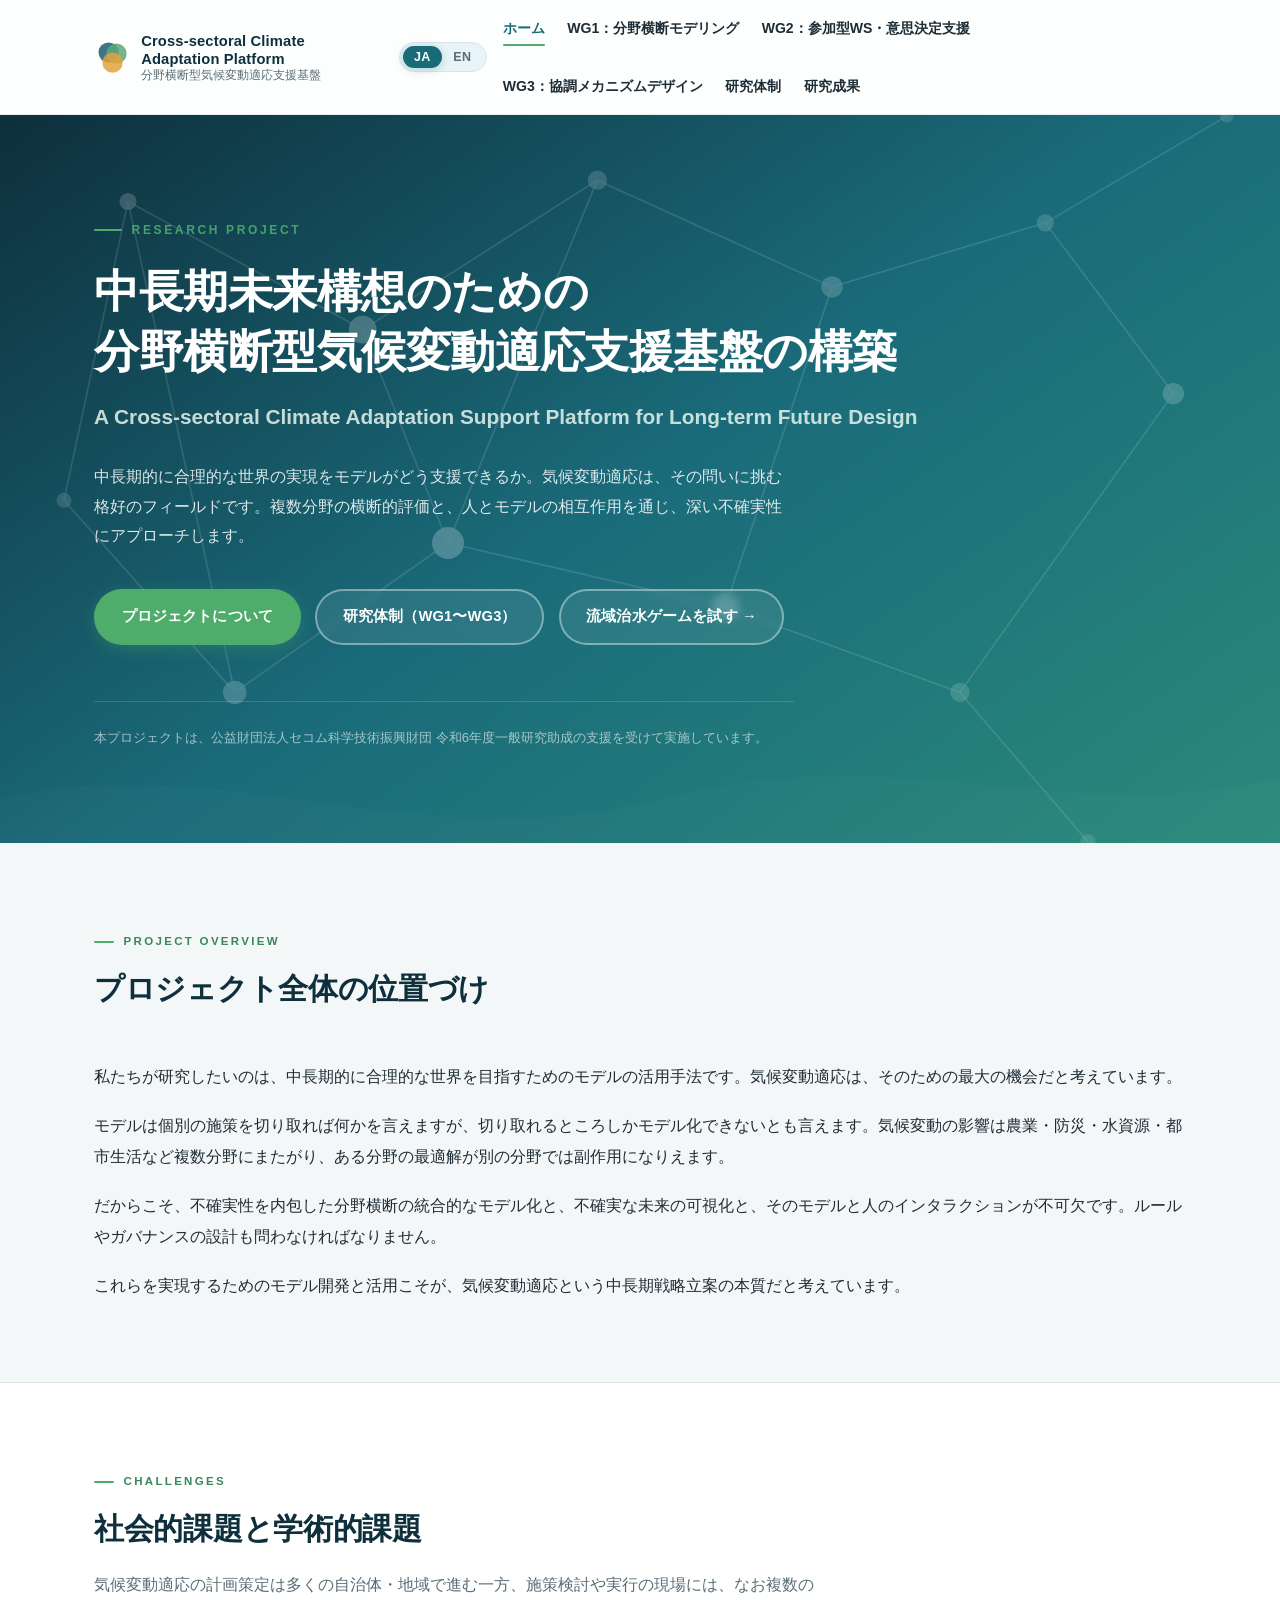
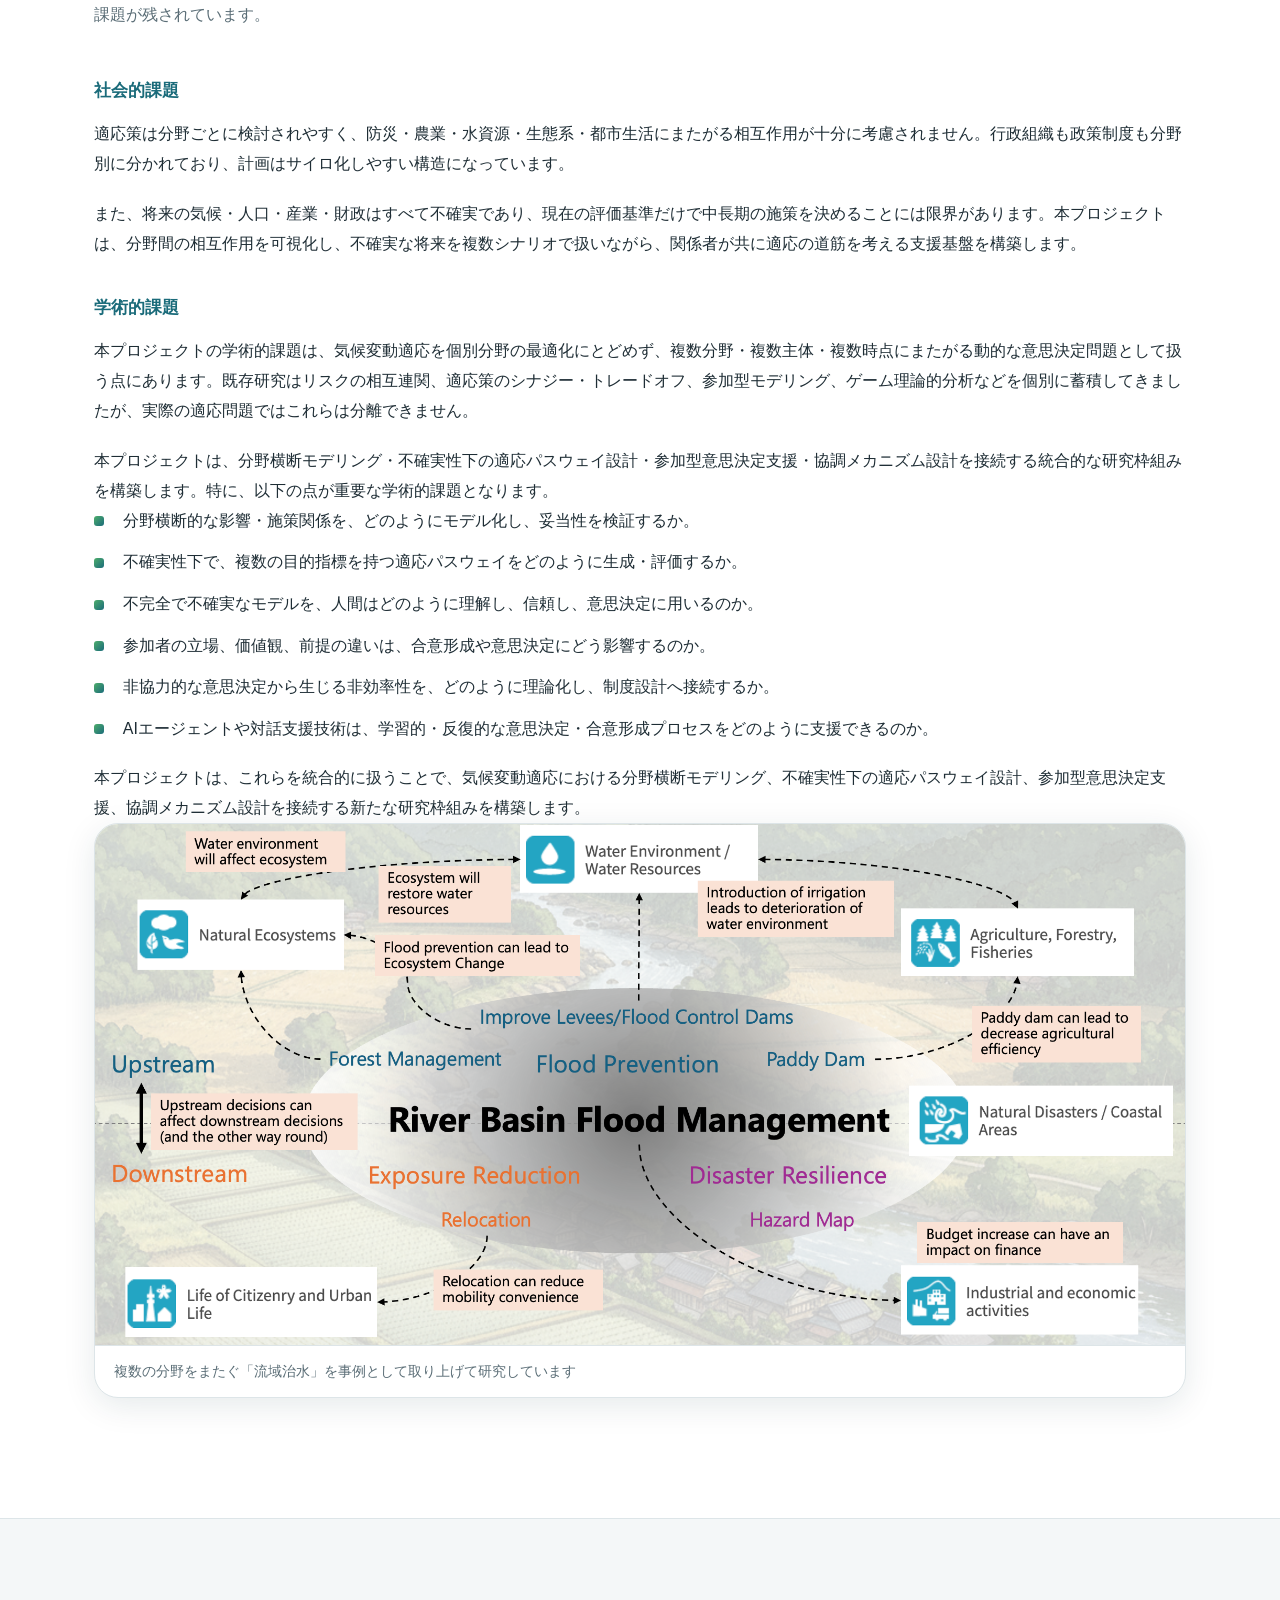
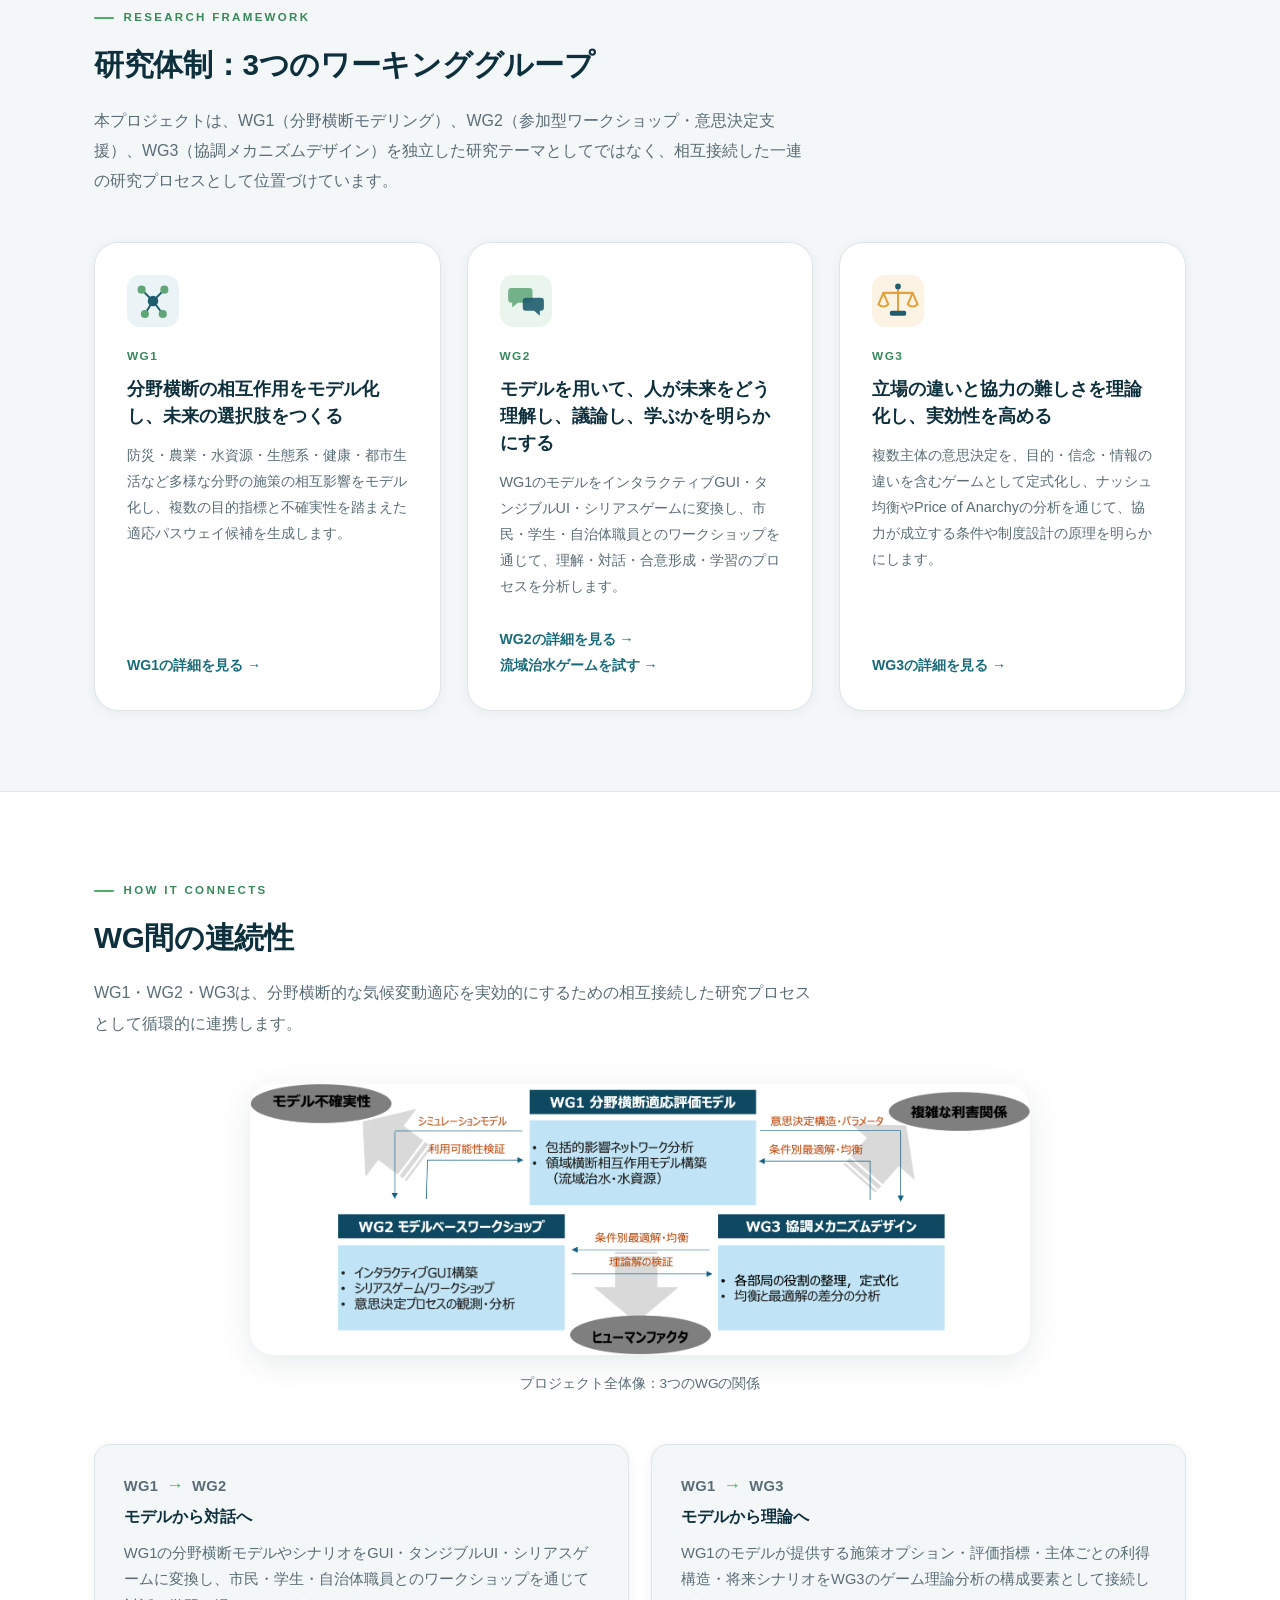
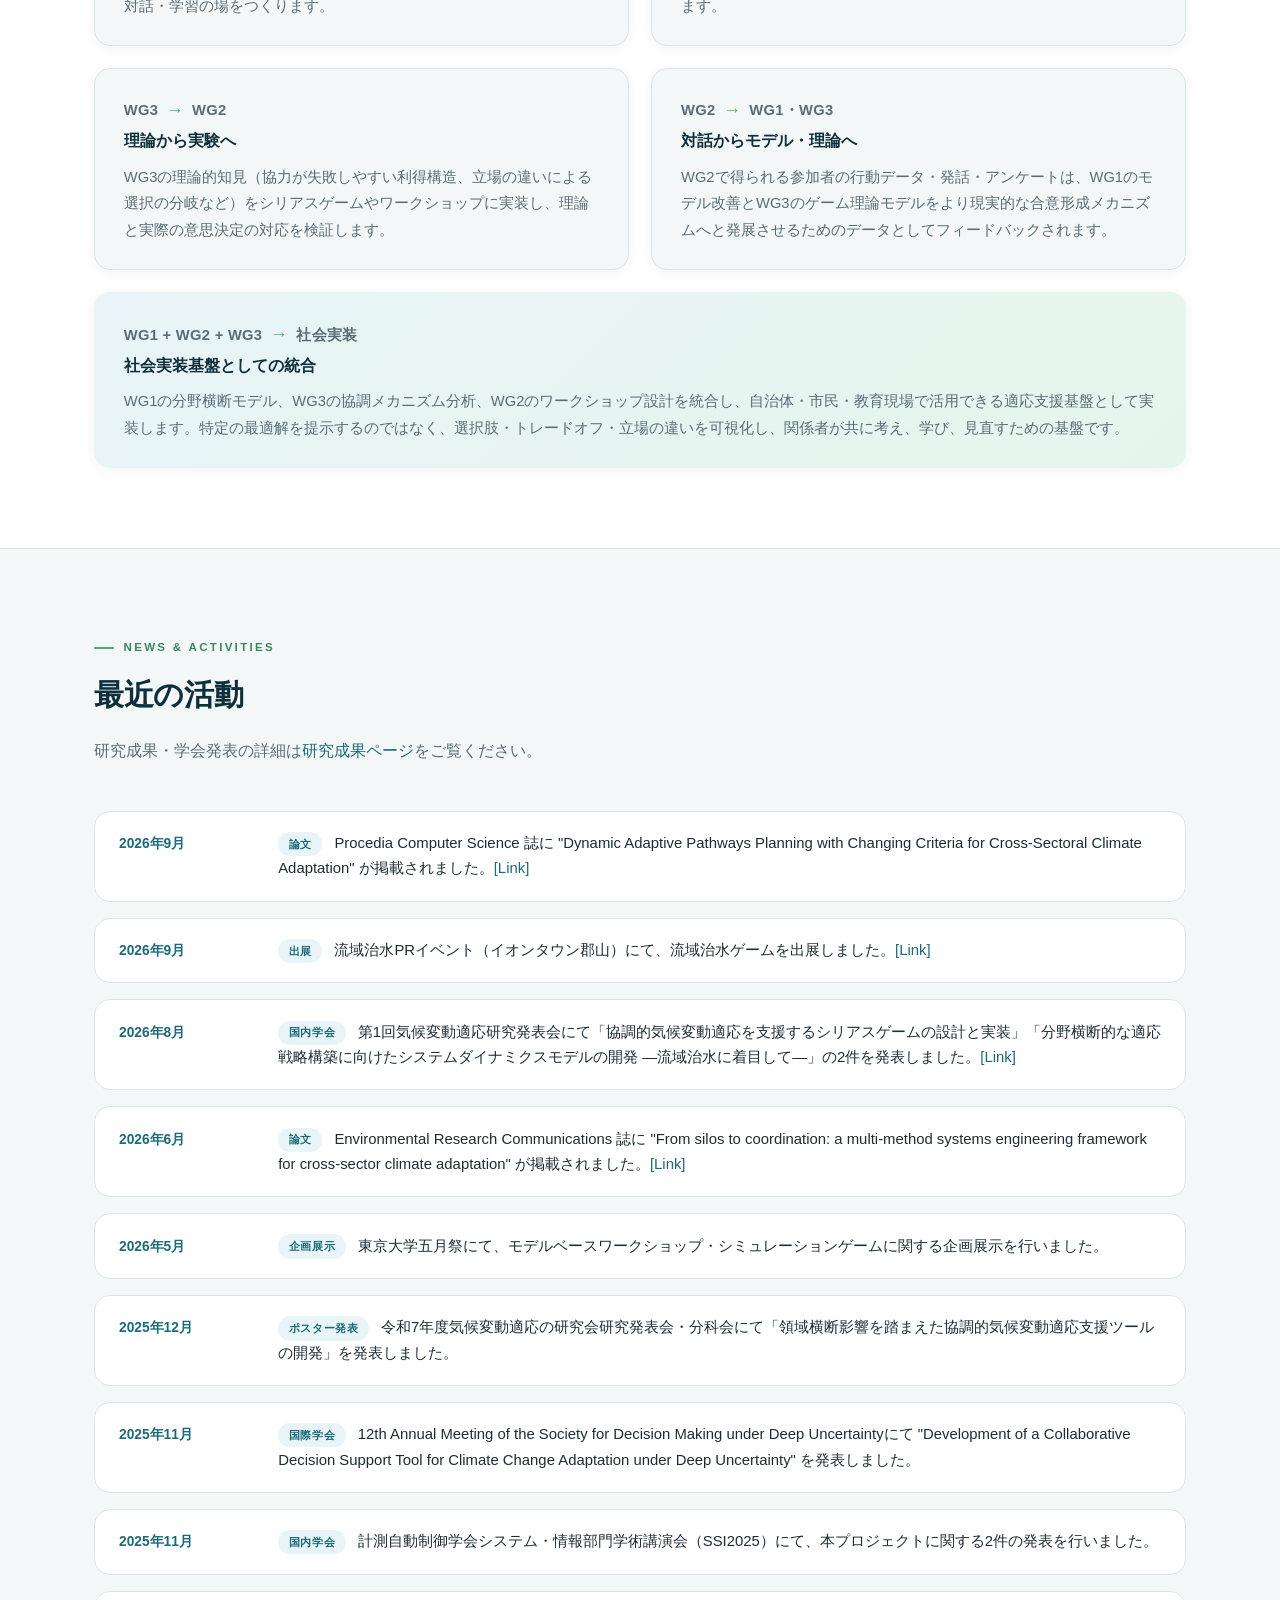
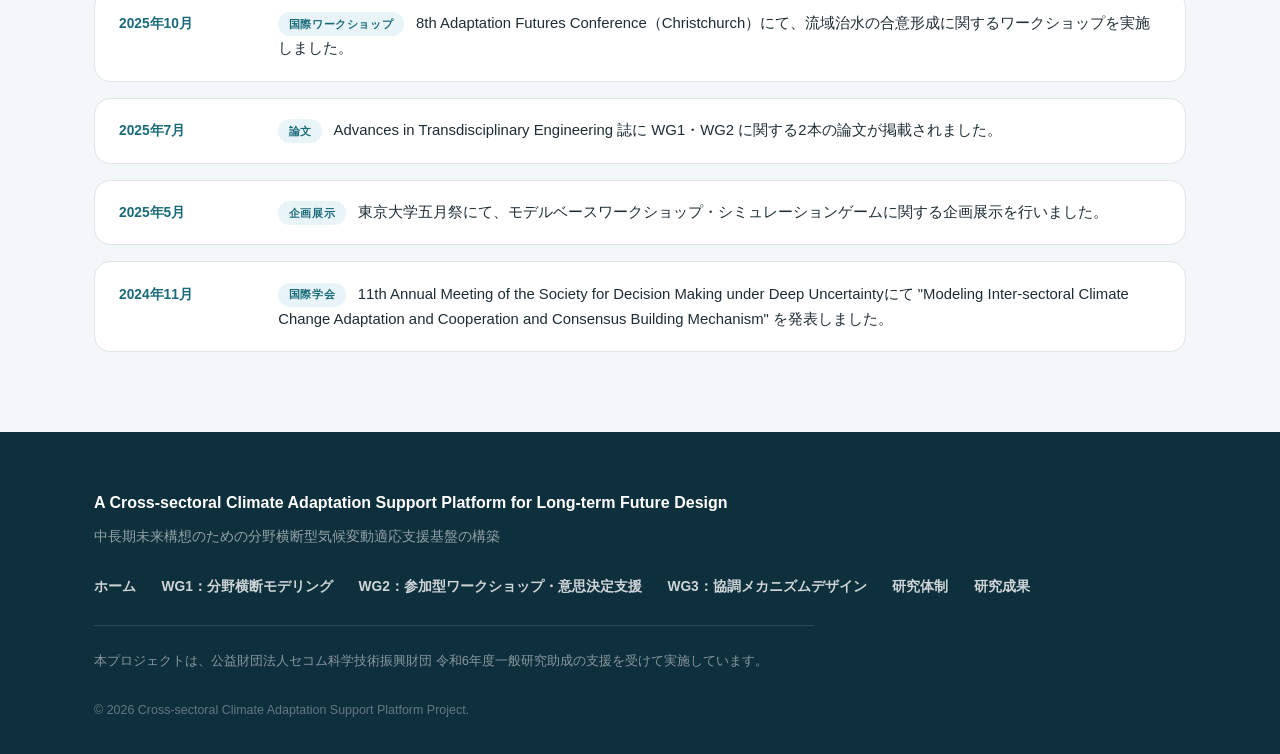
<file: index.html>
<!DOCTYPE html>
<html lang="ja">
<head>
  <meta charset="UTF-8">
  <meta name="viewport" content="width=device-width, initial-scale=1.0">
  <title>分野横断型気候変動適応支援基盤 | Cross-sectoral Climate Adaptation Support Platform</title>
  <meta name="description" content="分野横断気候変動影響モデリング・ワークショップ・ゲーム理論を組み合わせ、不確実な未来に適応する将来ビジョンの設計と社会実装を支援する研究プロジェクトです。">
  <link rel="icon" type="image/svg+xml" href="images/favicon.svg">
  <link rel="stylesheet" href="css/style.css">
</head>
<body>
  <header class="site-header">
    <div class="nav">
      <a href="index.html" class="nav__brand">
        <img src="images/logo-mark.svg" alt="">
        <span class="nav__brand-text">
          <span class="nav__brand-en">Cross-sectoral Climate Adaptation Platform</span>
          <span class="nav__brand-jp">分野横断型気候変動適応支援基盤</span>
        </span>
      </a>
      <div class="nav__right">
        <div class="lang-switch">
          <button class="lang-switch__btn is-active" data-lang="ja">JA</button>
          <button class="lang-switch__btn" data-lang="en">EN</button>
        </div>
        <button class="nav__toggle" aria-label="メニューを開く" aria-expanded="false">
          <span></span><span></span><span></span>
        </button>
      </div>
      <nav class="nav__links">
        <a href="index.html" class="is-active" data-lang-ja>ホーム</a>
        <a href="index.html" class="is-active" data-lang-en>Home</a>
        <a href="wg1.html" data-lang-ja>WG1：分野横断モデリング</a>
        <a href="wg1.html" data-lang-en>WG1: Integrated System Modeling</a>
        <a href="wg2.html" data-lang-ja>WG2：参加型WS・意思決定支援</a>
        <a href="wg2.html" data-lang-en>WG2: Serious-Game &amp; Workshop</a>
        <a href="wg3.html" data-lang-ja>WG3：協調メカニズムデザイン</a>
        <a href="wg3.html" data-lang-en>WG3: Collaborative Mechanism Design</a>
        <a href="team.html" data-lang-ja>研究体制</a>
        <a href="team.html" data-lang-en>Research Team</a>
        <a href="publications.html" data-lang-ja>研究成果</a>
        <a href="publications.html" data-lang-en>Publications</a>
      </nav>
    </div>
  </header>

  <main>
    <!-- Hero -->
    <section class="hero">
      <div class="hero__bg" aria-hidden="true"></div>
      <div class="hero__inner">
        <p class="hero__eyebrow">Research Project</p>

        <h1 class="hero__title" data-lang-ja>中長期未来構想のための<br>分野横断型気候変動適応支援基盤の構築</h1>
        <h1 class="hero__title" data-lang-en>A Cross-sectoral Climate Adaptation Support Platform<br>for Long-term Future Design</h1>

        <p class="hero__subtitle" data-lang-ja>A Cross-sectoral Climate Adaptation Support Platform for Long-term Future Design</p>
        <p class="hero__subtitle" data-lang-en>分野横断型気候変動適応支援基盤</p>

        <p class="hero__lead" data-lang-ja>中長期的に合理的な世界の実現をモデルがどう支援できるか。気候変動適応は、その問いに挑む格好のフィールドです。複数分野の横断的評価と、人とモデルの相互作用を通じ、深い不確実性にアプローチします。</p>
        <p class="hero__lead" data-lang-en>How can models help us build a more rational long-term future? Cross-sectoral integrated modeling, visualization of uncertain futures, and human-model interaction—climate change adaptation is the field where we pursue this question.</p>

        <div class="hero__actions">
          <a href="#about" class="btn btn--primary" data-lang-ja>プロジェクトについて</a>
          <a href="#about" class="btn btn--primary" data-lang-en>About the Project</a>
          <a href="#research" class="btn btn--ghost" data-lang-ja>研究体制（WG1〜WG3）</a>
          <a href="#research" class="btn btn--ghost" data-lang-en>Research Framework (WG1–WG3)</a>
          <a href="https://play.adaptation-game.com/" class="btn btn--ghost" target="_blank" rel="noopener" data-lang-ja>流域治水ゲームを試す →</a>
          <a href="https://play.adaptation-game.com/" class="btn btn--ghost" target="_blank" rel="noopener" data-lang-en>Try the Simulation Game →</a>
        </div>

        <p class="hero__funder" data-lang-ja>本プロジェクトは、公益財団法人セコム科学技術振興財団 令和6年度一般研究助成の支援を受けて実施しています。</p>
        <p class="hero__funder" data-lang-en>This project is supported by the SECOM Science and Technology Foundation (FY2024 General Research Grant).</p>
      </div>
    </section>

    <!-- About / Position -->
    <section class="section" id="about">
      <div class="container">
        <div class="section__header fade-in">
          <p class="section__eyebrow">Project Overview</p>
          <h2 class="section__title" data-lang-ja>プロジェクト全体の位置づけ</h2>
          <h2 class="section__title" data-lang-en>Project Positioning</h2>
        </div>

        <div class="prose fade-in" data-lang-ja>
          <p>私たちが研究したいのは、中長期的に合理的な世界を目指すためのモデルの活用手法です。気候変動適応は、そのための最大の機会だと考えています。</p>
          <p>モデルは個別の施策を切り取れば何かを言えますが、切り取れるところしかモデル化できないとも言えます。気候変動の影響は農業・防災・水資源・都市生活など複数分野にまたがり、ある分野の最適解が別の分野では副作用になりえます。</p>
          <p>だからこそ、不確実性を内包した分野横断の統合的なモデル化と、不確実な未来の可視化と、そのモデルと人のインタラクションが不可欠です。ルールやガバナンスの設計も問わなければなりません。</p>
          <p>これらを実現するためのモデル開発と活用こそが、気候変動適応という中長期戦略立案の本質だと考えています。</p>
        </div>
        <div class="prose fade-in" data-lang-en>
          <p>Our focus is on methods for using models to build a more rational world over the medium to long term. We believe climate change adaptation offers the greatest opportunity for this pursuit.</p>
          <p>Models can say something when applied to individual measures in isolation—but they can only model what can be isolated. Climate impacts span multiple sectors—agriculture, disaster prevention, water resources, urban life—and an optimal solution in one sector can become a side effect in another. Future climate and socioeconomic conditions are both uncertain.</p>
          <p>This is why we need integrated cross-sectoral modeling that embraces uncertainty, visualization of uncertain futures, and meaningful human-model interaction. Furthermore, we must also address how people make these decisions—the design of rules and governance.</p>
          <p>Developing models to realize this vision is what we truly want to do, and what we believe to be the essence of climate change adaptation.</p>
        </div>
      </div>
    </section>

    <!-- Challenges -->
    <section class="section section--alt" id="challenges">
      <div class="container">
        <div class="section__header fade-in">
          <p class="section__eyebrow">Challenges</p>
          <h2 class="section__title" data-lang-ja>社会的課題と学術的課題</h2>
          <h2 class="section__title" data-lang-en>Societal &amp; Academic Challenges</h2>
          <p class="section__lead" data-lang-ja>気候変動適応の計画策定は多くの自治体・地域で進む一方、施策検討や実行の現場には、なお複数の課題が残されています。</p>
          <p class="section__lead" data-lang-en>While adaptation planning has progressed in many municipalities, significant challenges remain in the practical examination and implementation of measures.</p>
        </div>

        <h3 class="sub-title fade-in" data-lang-ja>社会的課題</h3>
        <h3 class="sub-title fade-in" data-lang-en>Societal Challenges</h3>
        <div class="prose fade-in" data-lang-ja>
          <p>適応策は分野ごとに検討されやすく、防災・農業・水資源・生態系・都市生活にまたがる相互作用が十分に考慮されません。行政組織も政策制度も分野別に分かれており、計画はサイロ化しやすい構造になっています。</p>
          <p>また、将来の気候・人口・産業・財政はすべて不確実であり、現在の評価基準だけで中長期の施策を決めることには限界があります。本プロジェクトは、分野間の相互作用を可視化し、不確実な将来を複数シナリオで扱いながら、関係者が共に適応の道筋を考える支援基盤を構築します。</p>
        </div>
        <div class="prose fade-in" data-lang-en>
          <p>Adaptation measures tend to be planned sector by sector, making it difficult to account for cross-sectoral interactions among disaster prevention, agriculture, water resources, ecosystems, and urban life. Administrative organizations and policy frameworks are often sector-based, creating a structure prone to siloed planning.</p>
          <p>Future climate, population, industry, and fiscal conditions are all uncertain, limiting the effectiveness of current evaluation criteria for long-term planning. This project addresses these challenges by visualizing cross-sectoral interactions and building a platform for stakeholders to collaboratively design adaptation pathways under uncertainty.</p>
        </div>

        <h3 class="sub-title fade-in" data-lang-ja>学術的課題</h3>
        <h3 class="sub-title fade-in" data-lang-en>Academic Challenges</h3>
        <div class="prose fade-in" data-lang-ja>
          <p>本プロジェクトの学術的課題は、気候変動適応を個別分野の最適化にとどめず、複数分野・複数主体・複数時点にまたがる動的な意思決定問題として扱う点にあります。既存研究はリスクの相互連関、適応策のシナジー・トレードオフ、参加型モデリング、ゲーム理論的分析などを個別に蓄積してきましたが、実際の適応問題ではこれらは分離できません。</p>
          <p>本プロジェクトは、分野横断モデリング・不確実性下の適応パスウェイ設計・参加型意思決定支援・協調メカニズム設計を接続する統合的な研究枠組みを構築します。特に、以下の点が重要な学術的課題となります。</p>
        </div>
        <div class="prose fade-in" data-lang-en>
          <p>The academic challenge of this project lies in treating climate change adaptation as a dynamic decision-making problem spanning multiple sectors, stakeholders, and time horizons—not merely sector-specific optimization. Existing research has contributed to risk interconnections, synergies and trade-offs, participatory modeling, and game-theoretic analysis individually, but in practice these elements cannot be separated.</p>
          <p>This project constructs an integrated framework connecting cross-sectoral modeling, adaptation pathway design under uncertainty, participatory decision support, and cooperative mechanism design. In particular, the following points represent key academic challenges:</p>
        </div>

        <ul class="check-list fade-in" data-lang-ja>
          <li>分野横断的な影響・施策関係を、どのようにモデル化し、妥当性を検証するか。</li>
          <li>不確実性下で、複数の目的指標を持つ適応パスウェイをどのように生成・評価するか。</li>
          <li>不完全で不確実なモデルを、人間はどのように理解し、信頼し、意思決定に用いるのか。</li>
          <li>参加者の立場、価値観、前提の違いは、合意形成や意思決定にどう影響するのか。</li>
          <li>非協力的な意思決定から生じる非効率性を、どのように理論化し、制度設計へ接続するか。</li>
          <li>AIエージェントや対話支援技術は、学習的・反復的な意思決定・合意形成プロセスをどのように支援できるのか。</li>
        </ul>
        <ul class="check-list fade-in" data-lang-en>
          <li>How can cross-sectoral impact-measure relationships be modeled and validated?</li>
          <li>How can adaptation pathways with multiple objective indicators be generated and evaluated under uncertainty?</li>
          <li>How do humans understand, trust, and use incomplete and uncertain models for decision-making?</li>
          <li>How do differences in participant positions, values, and assumptions affect consensus-building and decision-making?</li>
          <li>How can inefficiencies arising from non-cooperative decision-making be theorized and connected to institutional design?</li>
          <li>How can AI agents and dialogue support technologies assist learning-based and iterative decision-making and consensus-building processes?</li>
        </ul>

        <div class="prose fade-in" data-lang-ja>
          <p>本プロジェクトは、これらを統合的に扱うことで、気候変動適応における分野横断モデリング、不確実性下の適応パスウェイ設計、参加型意思決定支援、協調メカニズム設計を接続する新たな研究枠組みを構築します。</p>
        </div>
        <div class="prose fade-in" data-lang-en>
          <p>By addressing these challenges in an integrated manner, this project constructs a novel research framework connecting cross-sectoral modeling, adaptation pathway design under uncertainty, participatory decision support, and cooperative mechanism design for climate change adaptation.</p>
        </div>
        <div class="fig-hero fade-in">
          <figure>
            <img src="images/wg_rbfm.png" alt="複数の分野をまたぐ流域治水の事例">
            <figcaption data-lang-ja>複数の分野をまたぐ「流域治水」を事例として取り上げて研究しています</figcaption>
            <figcaption data-lang-en>River Basin Flood Management spanning multiple sectors (as a case study)</figcaption>
          </figure>
        </div>
      </div>
    </section>

    <!-- Research framework: WG1-3 -->
    <section class="section" id="research">
      <div class="container">
        <div class="section__header fade-in">
          <p class="section__eyebrow">Research Framework</p>
          <h2 class="section__title" data-lang-ja>研究体制：3つのワーキンググループ</h2>
          <h2 class="section__title" data-lang-en>Research Framework: Three Working Groups</h2>
          <p class="section__lead" data-lang-ja>本プロジェクトは、WG1（分野横断モデリング）、WG2（参加型ワークショップ・意思決定支援）、WG3（協調メカニズムデザイン）を独立した研究テーマとしてではなく、相互接続した一連の研究プロセスとして位置づけています。</p>
          <p class="section__lead" data-lang-en>This project positions WG1 (Integrated System Modeling), WG2 (Participatory Workshop &amp; Decision Support), and WG3 (Collaborative Mechanism Design) not as independent research themes but as interconnected research processes.</p>
        </div>

        <div class="wg-grid">
          <article class="wg-card fade-in stagger-1">
            <img src="images/icon-wg1.svg" alt="" class="wg-card__icon">
            <p class="wg-card__tag">WG1</p>
            <h3 class="wg-card__title" data-lang-ja>分野横断の相互作用をモデル化し、未来の選択肢をつくる</h3>
            <h3 class="wg-card__title" data-lang-en>Modeling Cross-sectoral Interactions to Create Future Options</h3>
            <p class="wg-card__desc" data-lang-ja>防災・農業・水資源・生態系・健康・都市生活など多様な分野の施策の相互影響をモデル化し、複数の目的指標と不確実性を踏まえた適応パスウェイ候補を生成します。</p>
            <p class="wg-card__desc" data-lang-en>Models mutual impacts of measures across diverse sectors—disaster prevention, agriculture, water resources, ecosystems, health, and urban life—to generate adaptation pathway candidates considering multiple objectives and uncertainty.</p>
            <a href="wg1.html" class="wg-card__link" data-lang-ja>WG1の詳細を見る →</a>
            <a href="wg1.html" class="wg-card__link" data-lang-en>Learn more about WG1 →</a>
          </article>

          <article class="wg-card fade-in stagger-2">
            <img src="images/icon-wg2.svg" alt="" class="wg-card__icon">
            <p class="wg-card__tag">WG2</p>
            <h3 class="wg-card__title" data-lang-ja>モデルを用いて、人が未来をどう理解し、議論し、学ぶかを明らかにする</h3>
            <h3 class="wg-card__title" data-lang-en>Understanding How People Comprehend, Discuss, and Learn about the Future through Models</h3>
            <p class="wg-card__desc" data-lang-ja>WG1のモデルをインタラクティブGUI・タンジブルUI・シリアスゲームに変換し、市民・学生・自治体職員とのワークショップを通じて、理解・対話・合意形成・学習のプロセスを分析します。</p>
            <p class="wg-card__desc" data-lang-en>Transforms WG1's models into interactive GUIs, tangible UIs, and serious games, analyzing processes of understanding, dialogue, consensus-building, and learning through workshops with citizens, students, and government officials.</p>
            <a href="wg2.html" class="wg-card__link" data-lang-ja>WG2の詳細を見る →</a>
            <a href="wg2.html" class="wg-card__link" data-lang-en>Learn more about WG2 →</a>
            <a href="https://play.adaptation-game.com/" class="wg-card__link" target="_blank" rel="noopener" data-lang-ja>流域治水ゲームを試す →</a>
            <a href="https://play.adaptation-game.com/" class="wg-card__link" target="_blank" rel="noopener" data-lang-en>Try the Simulation Game →</a>
          </article>

          <article class="wg-card fade-in stagger-3">
            <img src="images/icon-wg3.svg" alt="" class="wg-card__icon">
            <p class="wg-card__tag">WG3</p>
            <h3 class="wg-card__title" data-lang-ja>立場の違いと協力の難しさを理論化し、実効性を高める</h3>
            <h3 class="wg-card__title" data-lang-en>Theorizing Differences in Positions and Difficulties of Cooperation to Enhance Effectiveness</h3>
            <p class="wg-card__desc" data-lang-ja>複数主体の意思決定を、目的・信念・情報の違いを含むゲームとして定式化し、ナッシュ均衡やPrice of Anarchyの分析を通じて、協力が成立する条件や制度設計の原理を明らかにします。</p>
            <p class="wg-card__desc" data-lang-en>Formulates multi-stakeholder decision-making as games incorporating differences in objectives, beliefs, and information, revealing conditions for cooperation and principles of institutional design through Nash equilibrium and Price of Anarchy analysis.</p>
            <a href="wg3.html" class="wg-card__link" data-lang-ja>WG3の詳細を見る →</a>
            <a href="wg3.html" class="wg-card__link" data-lang-en>Learn more about WG3 →</a>
          </article>
        </div>
      </div>
    </section>

    <!-- Connections -->
    <section class="section section--alt" id="connections">
      <div class="container">
        <div class="section__header fade-in">
          <p class="section__eyebrow">How it connects</p>
          <h2 class="section__title" data-lang-ja>WG間の連続性</h2>
          <h2 class="section__title" data-lang-en>Inter-WG Connectivity</h2>
          <p class="section__lead" data-lang-ja>WG1・WG2・WG3は、分野横断的な気候変動適応を実効的にするための相互接続した研究プロセスとして循環的に連携します。</p>
          <p class="section__lead" data-lang-en>WG1, WG2, and WG3 collaborate cyclically as interconnected research processes to make cross-sectoral climate change adaptation effective.</p>
        </div>

        <figure class="wg-overview-figure fade-in">
          <img src="images/wg_all.png" alt="WG1・WG2・WG3の関係を示すプロジェクト全体像">
          <figcaption data-lang-ja>プロジェクト全体像：3つのWGの関係</figcaption>
          <figcaption data-lang-en>Project overview: Relationships among the three working groups</figcaption>
        </figure>

        <div class="connection-grid">
          <div class="connection-card fade-in stagger-1">
            <p class="connection-card__path">WG1 <span class="arrow">→</span> WG2</p>
            <h3 class="connection-card__title" data-lang-ja>モデルから対話へ</h3>
            <h3 class="connection-card__title" data-lang-en>From Models to Dialogue</h3>
            <p data-lang-ja>WG1の分野横断モデルやシナリオをGUI・タンジブルUI・シリアスゲームに変換し、市民・学生・自治体職員とのワークショップを通じて対話・学習の場をつくります。</p>
            <p data-lang-en>Transforms WG1's cross-sectoral models and scenarios into interactive GUIs, tangible UIs, and serious games, creating platforms for dialogue and learning through workshops with diverse stakeholders.</p>
          </div>

          <div class="connection-card fade-in stagger-2">
            <p class="connection-card__path">WG1 <span class="arrow">→</span> WG3</p>
            <h3 class="connection-card__title" data-lang-ja>モデルから理論へ</h3>
            <h3 class="connection-card__title" data-lang-en>From Models to Theory</h3>
            <p data-lang-ja>WG1のモデルが提供する施策オプション・評価指標・主体ごとの利得構造・将来シナリオをWG3のゲーム理論分析の構成要素として接続します。</p>
            <p data-lang-en>WG1's models supply measure options, evaluation indicators, stakeholder payoff structures, and future scenarios as components for WG3's game-theoretic analysis.</p>
          </div>

          <div class="connection-card fade-in stagger-3">
            <p class="connection-card__path">WG3 <span class="arrow">→</span> WG2</p>
            <h3 class="connection-card__title" data-lang-ja>理論から実験へ</h3>
            <h3 class="connection-card__title" data-lang-en>From Theory to Experiment</h3>
            <p data-lang-ja>WG3の理論的知見（協力が失敗しやすい利得構造、立場の違いによる選択の分岐など）をシリアスゲームやワークショップに実装し、理論と実際の意思決定の対応を検証します。</p>
            <p data-lang-en>Implements WG3's theoretical insights—payoff structures prone to cooperation failure, choice divergences from stakeholder differences—into serious games and workshops to verify how theory manifests in actual decision-making.</p>
          </div>

          <div class="connection-card fade-in stagger-4">
            <p class="connection-card__path">WG2 <span class="arrow">→</span> WG1・WG3</p>
            <h3 class="connection-card__title" data-lang-ja>対話からモデル・理論へ</h3>
            <h3 class="connection-card__title" data-lang-en>From Dialogue to Models &amp; Theory</h3>
            <p data-lang-ja>WG2で得られる参加者の行動データ・発話・アンケートは、WG1のモデル改善とWG3のゲーム理論モデルをより現実的な合意形成メカニズムへと発展させるためのデータとしてフィードバックされます。</p>
            <p data-lang-en>Participant behavioral data, utterances, and survey results from WG2 are fed back to improve WG1's model structure and to develop WG3's game-theoretic models into more realistic consensus-building mechanisms.</p>
          </div>

          <div class="connection-card connection-card--full fade-in">
            <p class="connection-card__path">WG1 + WG2 + WG3 <span class="arrow">→</span>
              <span data-lang-ja>社会実装</span><span data-lang-en>Social Implementation</span>
            </p>
            <h3 class="connection-card__title" data-lang-ja>社会実装基盤としての統合</h3>
            <h3 class="connection-card__title" data-lang-en>Integration as a Social Implementation Platform</h3>
            <p data-lang-ja>WG1の分野横断モデル、WG3の協調メカニズム分析、WG2のワークショップ設計を統合し、自治体・市民・教育現場で活用できる適応支援基盤として実装します。特定の最適解を提示するのではなく、選択肢・トレードオフ・立場の違いを可視化し、関係者が共に考え、学び、見直すための基盤です。</p>
            <p data-lang-en>Integrates WG1's cross-sectoral models, WG3's cooperative mechanism analysis, and WG2's workshop design into an adaptation support platform for municipalities, citizens, and educational institutions—visualizing options, trade-offs, and stakeholder differences to support collaborative deliberation and learning.</p>
          </div>
        </div>
      </div>
    </section>

    <!-- News -->
    <section class="section" id="news">
      <div class="container">
        <div class="section__header fade-in">
          <p class="section__eyebrow">News &amp; Activities</p>
          <h2 class="section__title" data-lang-ja>最近の活動</h2>
          <h2 class="section__title" data-lang-en>Recent Activities</h2>
          <p class="section__lead" data-lang-ja>研究成果・学会発表の詳細は<a href="publications.html">研究成果ページ</a>をご覧ください。</p>
          <p class="section__lead" data-lang-en>For details on research outputs and presentations, please see the <a href="publications.html">Publications page</a>.</p>
        </div>
        <ul class="news-list">
          <li class="news-item fade-in">
            <span class="news-item__date" data-lang-ja>2026年9月</span>
            <span class="news-item__date" data-lang-en>Sep 2026</span>
            <span class="news-item__body">
              <span class="news-item__tag" data-lang-ja>論文</span>
              <span class="news-item__tag" data-lang-en>Paper</span>
              <span data-lang-ja>Procedia Computer Science 誌に "Dynamic Adaptive Pathways Planning with Changing Criteria for Cross-Sectoral Climate Adaptation" が掲載されました。<a href="https://doi.org/10.1016/j.procs.2026.08.180" target="_blank" rel="noopener">[Link]</a></span>
              <span data-lang-en>"Dynamic Adaptive Pathways Planning with Changing Criteria for Cross-Sectoral Climate Adaptation" was published in Procedia Computer Science. <a href="https://doi.org/10.1016/j.procs.2026.08.180" target="_blank" rel="noopener">[Link]</a></span>
            </span>
          </li>
          <li class="news-item fade-in">
            <span class="news-item__date" data-lang-ja>2026年9月</span>
            <span class="news-item__date" data-lang-en>Sep 2026</span>
            <span class="news-item__body">
              <span class="news-item__tag" data-lang-ja>出展</span>
              <span class="news-item__tag" data-lang-en>Exhibition</span>
              <span data-lang-ja>流域治水PRイベント（イオンタウン郡山）にて、流域治水ゲームを出展しました。<a href="https://www.pref.fukushima.lg.jp/uploaded/attachment/765841.pdf" target="_blank" rel="noopener">[Link]</a></span>
              <span data-lang-en>Exhibited the watershed flood management game at a river-basin flood management PR event (AEON Town Koriyama, Fukushima). <a href="https://www.pref.fukushima.lg.jp/uploaded/attachment/765841.pdf" target="_blank" rel="noopener">[Link]</a></span>
            </span>
          </li>
          <li class="news-item fade-in">
            <span class="news-item__date" data-lang-ja>2026年8月</span>
            <span class="news-item__date" data-lang-en>Aug 2026</span>
            <span class="news-item__body">
              <span class="news-item__tag" data-lang-ja>国内学会</span>
              <span class="news-item__tag" data-lang-en>Conference</span>
              <span data-lang-ja>第1回気候変動適応研究発表会にて「協調的気候変動適応を支援するシリアスゲームの設計と実装」「分野横断的な適応戦略構築に向けたシステムダイナミクスモデルの開発 ―流域治水に着目して―」の2件を発表しました。<a href="https://adaptation-platform.nies.go.jp/ccca/conference/2026/0803/" target="_blank" rel="noopener">[Link]</a></span>
              <span data-lang-en>Two presentations were given at the 1st Climate Change Adaptation Research Conference: "Design and Implementation of a Serious Game Supporting Collaborative Climate Change Adaptation" and "Development of a System Dynamics Model for Cross-sectoral Adaptation Strategies: Focusing on River-basin Flood Management." <a href="https://adaptation-platform.nies.go.jp/ccca/conference/2026/0803/" target="_blank" rel="noopener">[Link]</a></span>
            </span>
          </li>
          <li class="news-item fade-in">
            <span class="news-item__date" data-lang-ja>2026年6月</span>
            <span class="news-item__date" data-lang-en>Jun 2026</span>
            <span class="news-item__body">
              <span class="news-item__tag" data-lang-ja>論文</span>
              <span class="news-item__tag" data-lang-en>Paper</span>
              <span data-lang-ja>Environmental Research Communications 誌に "From silos to coordination: a multi-method systems engineering framework for cross-sector climate adaptation" が掲載されました。<a href="https://iopscience.iop.org/article/10.1088/2515-7620/ae7a02" target="_blank" rel="noopener">[Link]</a></span>
              <span data-lang-en>"From silos to coordination: a multi-method systems engineering framework for cross-sector climate adaptation" was published in Environmental Research Communications. <a href="https://iopscience.iop.org/article/10.1088/2515-7620/ae7a02" target="_blank" rel="noopener">[Link]</a></span>
            </span>
          </li>
          <li class="news-item fade-in">
            <span class="news-item__date" data-lang-ja>2026年5月</span>
            <span class="news-item__date" data-lang-en>May 2026</span>
            <span class="news-item__body">
              <span class="news-item__tag" data-lang-ja>企画展示</span>
              <span class="news-item__tag" data-lang-en>Exhibition</span>
              <span data-lang-ja>東京大学五月祭にて、モデルベースワークショップ・シミュレーションゲームに関する企画展示を行いました。</span>
              <span data-lang-en>Held an exhibition on model-based workshops and simulation games at the University of Tokyo May Festival.</span>
            </span>
          </li>
          <li class="news-item fade-in">
            <span class="news-item__date" data-lang-ja>2025年12月</span>
            <span class="news-item__date" data-lang-en>Dec 2025</span>
            <span class="news-item__body">
              <span class="news-item__tag" data-lang-ja>ポスター発表</span>
              <span class="news-item__tag" data-lang-en>Poster</span>
              <span data-lang-ja>令和7年度気候変動適応の研究会研究発表会・分科会にて「領域横断影響を踏まえた協調的気候変動適応支援ツールの開発」を発表しました。</span>
              <span data-lang-en>Presented "Development of a Collaborative Climate Change Adaptation Support Tool Considering Cross-sectoral Impacts" at the FY2025 Climate Change Adaptation Research Meeting.</span>
            </span>
          </li>
          <li class="news-item fade-in">
            <span class="news-item__date" data-lang-ja>2025年11月</span>
            <span class="news-item__date" data-lang-en>Nov 2025</span>
            <span class="news-item__body">
              <span class="news-item__tag" data-lang-ja>国際学会</span>
              <span class="news-item__tag" data-lang-en>Conference</span>
              <span data-lang-ja>12th Annual Meeting of the Society for Decision Making under Deep Uncertaintyにて "Development of a Collaborative Decision Support Tool for Climate Change Adaptation under Deep Uncertainty" を発表しました。</span>
              <span data-lang-en>Presented "Development of a Collaborative Decision Support Tool for Climate Change Adaptation under Deep Uncertainty" at the 12th Annual Meeting of the Society for Decision Making under Deep Uncertainty.</span>
            </span>
          </li>
          <li class="news-item fade-in">
            <span class="news-item__date" data-lang-ja>2025年11月</span>
            <span class="news-item__date" data-lang-en>Nov 2025</span>
            <span class="news-item__body">
              <span class="news-item__tag" data-lang-ja>国内学会</span>
              <span class="news-item__tag" data-lang-en>Conference</span>
              <span data-lang-ja>計測自動制御学会システム・情報部門学術講演会（SSI2025）にて、本プロジェクトに関する2件の発表を行いました。</span>
              <span data-lang-en>Two presentations related to this project were given at the SICE System and Information Division Academic Lecture Meeting (SSI2025).</span>
            </span>
          </li>
          <li class="news-item fade-in">
            <span class="news-item__date" data-lang-ja>2025年10月</span>
            <span class="news-item__date" data-lang-en>Oct 2025</span>
            <span class="news-item__body">
              <span class="news-item__tag" data-lang-ja>国際ワークショップ</span>
              <span class="news-item__tag" data-lang-en>Workshop</span>
              <span data-lang-ja>8th Adaptation Futures Conference（Christchurch）にて、流域治水の合意形成に関するワークショップを実施しました。</span>
              <span data-lang-en>Conducted a workshop on consensus building for watershed flood management at the 8th Adaptation Futures Conference (Christchurch).</span>
            </span>
          </li>
          <li class="news-item fade-in">
            <span class="news-item__date" data-lang-ja>2025年7月</span>
            <span class="news-item__date" data-lang-en>Jul 2025</span>
            <span class="news-item__body">
              <span class="news-item__tag" data-lang-ja>論文</span>
              <span class="news-item__tag" data-lang-en>Paper</span>
              <span data-lang-ja>Advances in Transdisciplinary Engineering 誌に WG1・WG2 に関する2本の論文が掲載されました。</span>
              <span data-lang-en>Two papers related to WG1 and WG2 were published in Advances in Transdisciplinary Engineering.</span>
            </span>
          </li>
          <li class="news-item fade-in">
            <span class="news-item__date" data-lang-ja>2025年5月</span>
            <span class="news-item__date" data-lang-en>May 2025</span>
            <span class="news-item__body">
              <span class="news-item__tag" data-lang-ja>企画展示</span>
              <span class="news-item__tag" data-lang-en>Exhibition</span>
              <span data-lang-ja>東京大学五月祭にて、モデルベースワークショップ・シミュレーションゲームに関する企画展示を行いました。</span>
              <span data-lang-en>Held an exhibition on model-based workshops and simulation games at the University of Tokyo May Festival.</span>
            </span>
          </li>
          <li class="news-item fade-in">
            <span class="news-item__date" data-lang-ja>2024年11月</span>
            <span class="news-item__date" data-lang-en>Nov 2024</span>
            <span class="news-item__body">
              <span class="news-item__tag" data-lang-ja>国際学会</span>
              <span class="news-item__tag" data-lang-en>Conference</span>
              <span data-lang-ja>11th Annual Meeting of the Society for Decision Making under Deep Uncertaintyにて "Modeling Inter-sectoral Climate Change Adaptation and Cooperation and Consensus Building Mechanism" を発表しました。</span>
              <span data-lang-en>Presented "Modeling Inter-sectoral Climate Change Adaptation and Cooperation and Consensus Building Mechanism" at the 11th Annual Meeting of the Society for Decision Making under Deep Uncertainty.</span>
            </span>
          </li>
        </ul>
      </div>
    </section>
  </main>

  <footer class="site-footer">
    <div class="footer__inner">
      <div>
        <p class="footer__title">A Cross-sectoral Climate Adaptation Support Platform for Long-term Future Design</p>
        <p class="footer__sub">中長期未来構想のための分野横断型気候変動適応支援基盤の構築</p>
      </div>
      <nav class="footer__links">
        <a href="index.html" data-lang-ja>ホーム</a>
        <a href="index.html" data-lang-en>Home</a>
        <a href="wg1.html" data-lang-ja>WG1：分野横断モデリング</a>
        <a href="wg1.html" data-lang-en>WG1: Integrated System Modeling</a>
        <a href="wg2.html" data-lang-ja>WG2：参加型ワークショップ・意思決定支援</a>
        <a href="wg2.html" data-lang-en>WG2: Serious-Game &amp; Workshop</a>
        <a href="wg3.html" data-lang-ja>WG3：協調メカニズムデザイン</a>
        <a href="wg3.html" data-lang-en>WG3: Collaborative Mechanism Design</a>
        <a href="team.html" data-lang-ja>研究体制</a>
        <a href="team.html" data-lang-en>Research Team</a>
        <a href="publications.html" data-lang-ja>研究成果</a>
        <a href="publications.html" data-lang-en>Publications</a>
      </nav>
      <p class="footer__funding" data-lang-ja>本プロジェクトは、公益財団法人セコム科学技術振興財団 令和6年度一般研究助成の支援を受けて実施しています。</p>
      <p class="footer__funding" data-lang-en>This project is supported by the SECOM Science and Technology Foundation (FY2024 General Research Grant).</p>
      <p class="footer__copy">&copy; 2026 Cross-sectoral Climate Adaptation Support Platform Project.</p>
    </div>
  </footer>

  <script src="js/script.js"></script>
</body>
</html>
</file>
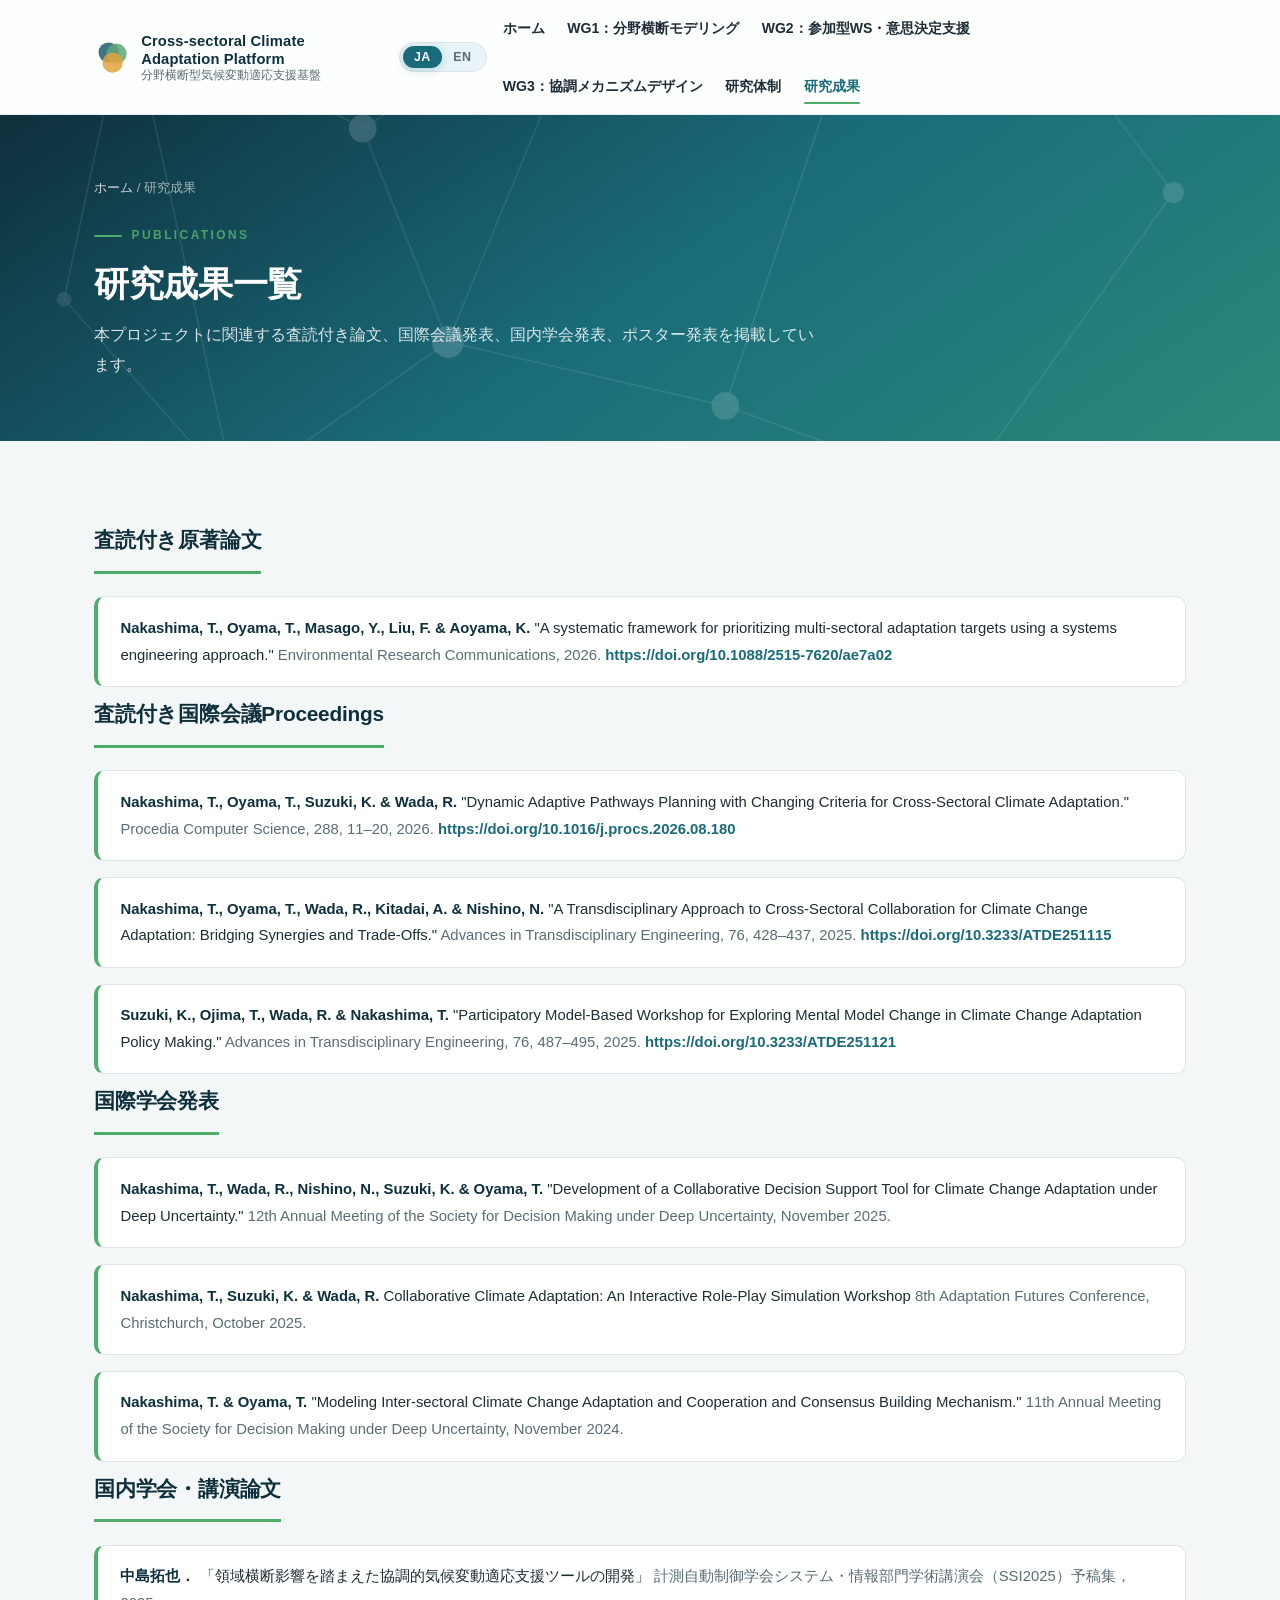
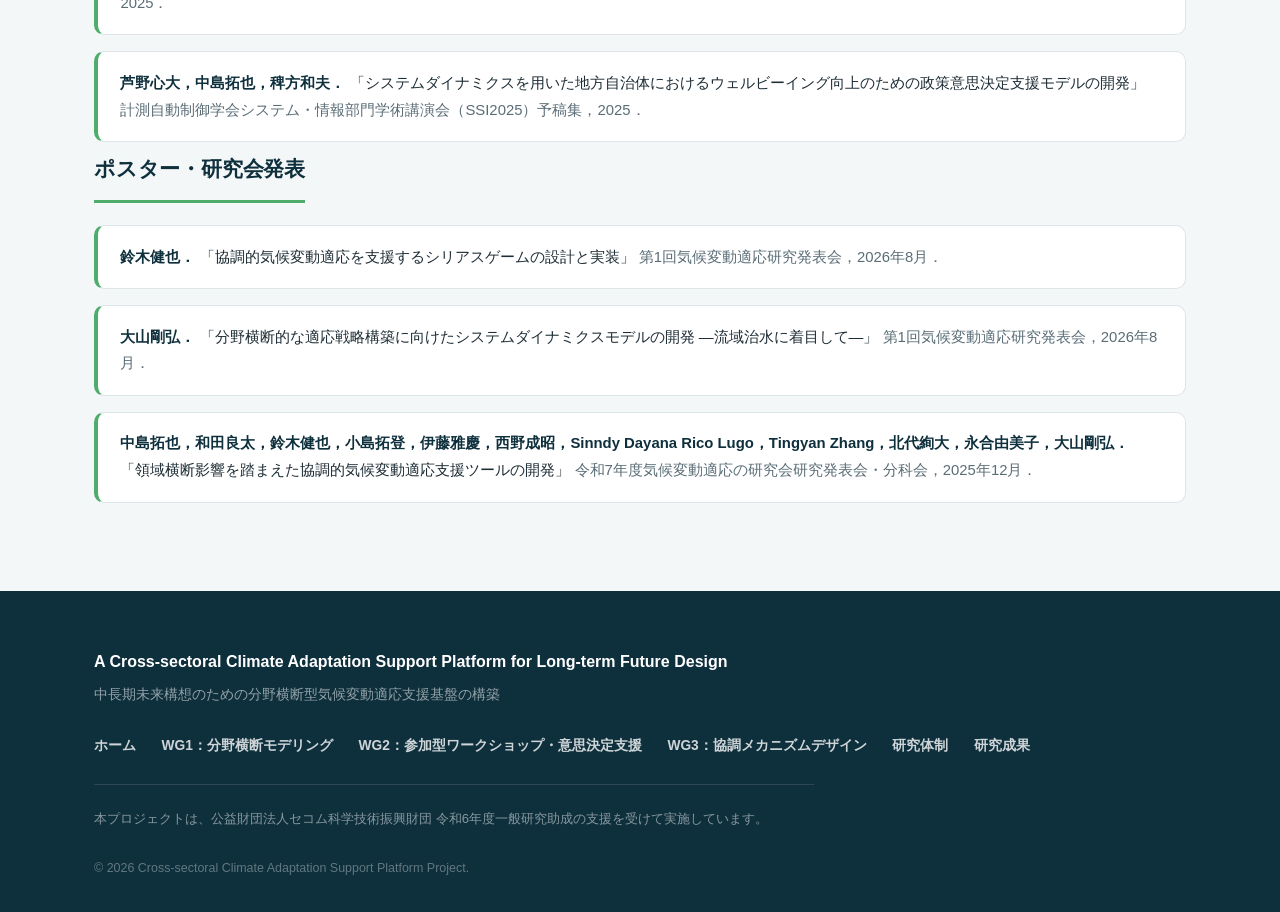
<file: publications.html>
<!DOCTYPE html>
<html lang="ja">
<head>
  <meta charset="UTF-8">
  <meta name="viewport" content="width=device-width, initial-scale=1.0">
  <title>研究成果 | 分野横断型気候変動適応支援基盤</title>
  <meta name="description" content="本プロジェクトの研究成果一覧（査読付き論文、国際会議Proceedings、学会発表、ポスター発表）と主要な参考文献リストを掲載しています。">
  <link rel="icon" type="image/svg+xml" href="images/favicon.svg">
  <link rel="stylesheet" href="css/style.css">
</head>
<body>
  <header class="site-header">
    <div class="nav">
      <a href="index.html" class="nav__brand">
        <img src="images/logo-mark.svg" alt="">
        <span class="nav__brand-text">
          <span class="nav__brand-en">Cross-sectoral Climate Adaptation Platform</span>
          <span class="nav__brand-jp">分野横断型気候変動適応支援基盤</span>
        </span>
      </a>
      <div class="nav__right">
        <div class="lang-switch">
          <button class="lang-switch__btn is-active" data-lang="ja">JA</button>
          <button class="lang-switch__btn" data-lang="en">EN</button>
        </div>
        <button class="nav__toggle" aria-label="メニューを開く" aria-expanded="false">
          <span></span><span></span><span></span>
        </button>
      </div>
      <nav class="nav__links">
        <a href="index.html" data-lang-ja>ホーム</a>
        <a href="index.html" data-lang-en>Home</a>
        <a href="wg1.html" data-lang-ja>WG1：分野横断モデリング</a>
        <a href="wg1.html" data-lang-en>WG1: Integrated System Modeling</a>
        <a href="wg2.html" data-lang-ja>WG2：参加型WS・意思決定支援</a>
        <a href="wg2.html" data-lang-en>WG2: Serious-Game &amp; Workshop</a>
        <a href="wg3.html" data-lang-ja>WG3：協調メカニズムデザイン</a>
        <a href="wg3.html" data-lang-en>WG3: Collaborative Mechanism Design</a>
        <a href="team.html" data-lang-ja>研究体制</a>
        <a href="team.html" data-lang-en>Research Team</a>
        <a href="publications.html" class="is-active" data-lang-ja>研究成果</a>
        <a href="publications.html" class="is-active" data-lang-en>Publications</a>
      </nav>
    </div>
  </header>

  <main>
    <section class="page-hero">
      <div class="page-hero__inner">
        <p class="breadcrumb"><a href="index.html" data-lang-ja>ホーム</a><a href="index.html" data-lang-en>Home</a> / <span data-lang-ja>研究成果</span><span data-lang-en>Publications</span></p>
        <p class="page-hero__label">Publications</p>
        <h1 class="page-hero__title" data-lang-ja>研究成果一覧</h1>
        <h1 class="page-hero__title" data-lang-en>Publications</h1>
        <p class="page-hero__lead" data-lang-ja>
          本プロジェクトに関連する査読付き論文、国際会議発表、国内学会発表、ポスター発表を掲載しています。
        </p>
        <p class="page-hero__lead" data-lang-en>
          This page lists peer-reviewed papers, international conference presentations, domestic conference presentations, and poster presentations related to this project.
        </p>
      </div>
    </section>

    <section class="section">
      <div class="container">
        <h2 class="block-title fade-in" data-lang-ja>査読付き原著論文</h2>
        <h2 class="block-title fade-in" data-lang-en>Peer-reviewed Journal Articles</h2>
        <ul class="pub-list fade-in">
          <li class="pub-item">
            <span class="pub-authors">Nakashima, T., Oyama, T., Masago, Y., Liu, F. &amp; Aoyama, K.</span>
            "A systematic framework for prioritizing multi-sectoral adaptation targets using a systems engineering approach."
            <span class="pub-venue">Environmental Research Communications, 2026.</span>
            <a href="https://iopscience.iop.org/article/10.1088/2515-7620/ae7a02" target="_blank" rel="noopener">https://doi.org/10.1088/2515-7620/ae7a02</a>
          </li>
        </ul>

        <h2 class="block-title fade-in" data-lang-ja>査読付き国際会議Proceedings</h2>
        <h2 class="block-title fade-in" data-lang-en>Peer-reviewed Conference Proceedings</h2>
        <ul class="pub-list fade-in">
          <li class="pub-item">
            <span class="pub-authors">Nakashima, T., Oyama, T., Suzuki, K. &amp; Wada, R.</span>
            "Dynamic Adaptive Pathways Planning with Changing Criteria for Cross-Sectoral Climate Adaptation."
            <span class="pub-venue">Procedia Computer Science, 288, 11–20, 2026.</span>
            <a href="https://doi.org/10.1016/j.procs.2026.08.180" target="_blank" rel="noopener">https://doi.org/10.1016/j.procs.2026.08.180</a>
          </li>
          <li class="pub-item">
            <span class="pub-authors">Nakashima, T., Oyama, T., Wada, R., Kitadai, A. &amp; Nishino, N.</span>
            "A Transdisciplinary Approach to Cross-Sectoral Collaboration for Climate Change Adaptation: Bridging Synergies and Trade-Offs."
            <span class="pub-venue">Advances in Transdisciplinary Engineering, 76, 428–437, 2025.</span>
            <a href="https://doi.org/10.3233/ATDE251115" target="_blank" rel="noopener">https://doi.org/10.3233/ATDE251115</a>
          </li>
          <li class="pub-item">
            <span class="pub-authors">Suzuki, K., Ojima, T., Wada, R. &amp; Nakashima, T.</span>
            "Participatory Model-Based Workshop for Exploring Mental Model Change in Climate Change Adaptation Policy Making."
            <span class="pub-venue">Advances in Transdisciplinary Engineering, 76, 487–495, 2025.</span>
            <a href="https://doi.org/10.3233/ATDE251121" target="_blank" rel="noopener">https://doi.org/10.3233/ATDE251121</a>
          </li>
        </ul>

        <h2 class="block-title fade-in" data-lang-ja>国際学会発表</h2>
        <h2 class="block-title fade-in" data-lang-en>International Conference Presentations</h2>
        <ul class="pub-list fade-in">
          <li class="pub-item">
            <span class="pub-authors">Nakashima, T., Wada, R., Nishino, N., Suzuki, K. &amp; Oyama, T.</span>
            "Development of a Collaborative Decision Support Tool for Climate Change Adaptation under Deep Uncertainty."
            <span class="pub-venue">12th Annual Meeting of the Society for Decision Making under Deep Uncertainty, November 2025.</span>
          </li>
          <li class="pub-item">
            <span class="pub-authors">Nakashima, T., Suzuki, K. &amp; Wada, R.</span>
            <span data-lang-ja>Collaborative Climate Adaptation: An Interactive Role-Play
Simulation Workshop</span>
            <span data-lang-en>Collaborative Climate Adaptation: An Interactive Role-Play
Simulation Workshop</span>
            <span class="pub-venue">8th Adaptation Futures Conference, Christchurch, October 2025.</span>
          </li>
          <li class="pub-item">
            <span class="pub-authors">Nakashima, T. &amp; Oyama, T.</span>
            "Modeling Inter-sectoral Climate Change Adaptation and Cooperation and Consensus Building Mechanism."
            <span class="pub-venue">11th Annual Meeting of the Society for Decision Making under Deep Uncertainty, November 2024.</span>
          </li>
        </ul>

        <h2 class="block-title fade-in" data-lang-ja>国内学会・講演論文</h2>
        <h2 class="block-title fade-in" data-lang-en>Domestic Conference Presentations</h2>
        <ul class="pub-list fade-in">
          <li class="pub-item">
            <span class="pub-authors" data-lang-ja>中島拓也．</span>
            <span class="pub-authors" data-lang-en>Nakashima, T.</span>
            <span data-lang-ja>「領域横断影響を踏まえた協調的気候変動適応支援ツールの開発」</span>
            <span data-lang-en>"Development of a Collaborative Climate Change Adaptation Support Tool Considering Cross-sectoral Impacts"</span>
            <span class="pub-venue" data-lang-ja>計測自動制御学会システム・情報部門学術講演会（SSI2025）予稿集，2025．</span>
            <span class="pub-venue" data-lang-en>SICE SSI2025, 2025.</span>
          </li>
          <li class="pub-item">
            <span class="pub-authors" data-lang-ja>芦野心大，中島拓也，稗方和夫．</span>
            <span class="pub-authors" data-lang-en>Ashino, S., Nakashima, T. &amp; Hiekata, K.</span>
            <span data-lang-ja>「システムダイナミクスを用いた地方自治体におけるウェルビーイング向上のための政策意思決定支援モデルの開発」</span>
            <span data-lang-en>"Development of a Policy Decision Support Model for Improving Well-being in Local Governments Using System Dynamics"</span>
            <span class="pub-venue" data-lang-ja>計測自動制御学会システム・情報部門学術講演会（SSI2025）予稿集，2025．</span>
            <span class="pub-venue" data-lang-en>SICE SSI2025, 2025.</span>
          </li>
        </ul>

        <h2 class="block-title fade-in" data-lang-ja>ポスター・研究会発表</h2>
        <h2 class="block-title fade-in" data-lang-en>Poster &amp; Workshop Presentations</h2>
        <ul class="pub-list fade-in">
          <li class="pub-item">
            <span class="pub-authors" data-lang-ja>鈴木健也．</span>
            <span class="pub-authors" data-lang-en>Suzuki, K.</span>
            <span data-lang-ja>「協調的気候変動適応を支援するシリアスゲームの設計と実装」</span>
            <span data-lang-en>"Design and Implementation of a Serious Game Supporting Collaborative Climate Change Adaptation"</span>
            <span class="pub-venue" data-lang-ja>第1回気候変動適応研究発表会，2026年8月．</span>
            <span class="pub-venue" data-lang-en>1st Climate Change Adaptation Research Conference, August 2026.</span>
          </li>
          <li class="pub-item">
            <span class="pub-authors" data-lang-ja>大山剛弘．</span>
            <span class="pub-authors" data-lang-en>Oyama, T.</span>
            <span data-lang-ja>「分野横断的な適応戦略構築に向けたシステムダイナミクスモデルの開発 ―流域治水に着目して―」</span>
            <span data-lang-en>"Development of a System Dynamics Model for Cross-sectoral Adaptation Strategies: Focusing on River-basin Flood Management"</span>
            <span class="pub-venue" data-lang-ja>第1回気候変動適応研究発表会，2026年8月．</span>
            <span class="pub-venue" data-lang-en>1st Climate Change Adaptation Research Conference, August 2026.</span>
          </li>
          <li class="pub-item">
            <span class="pub-authors" data-lang-ja>中島拓也，和田良太，鈴木健也，小島拓登，伊藤雅慶，西野成昭，Sinndy Dayana Rico Lugo，Tingyan Zhang，北代絢大，永合由美子，大山剛弘．</span>
            <span class="pub-authors" data-lang-en>Nakashima, T., Wada, R., Suzuki, K., Ojima, T., Ito, M., Nishino, N., Rico Lugo, S.D., Zhang, T., Kitadai, A., Nagago, Y. &amp; Oyama, T.</span>
            <span data-lang-ja>「領域横断影響を踏まえた協調的気候変動適応支援ツールの開発」</span>
            <span data-lang-en>"Development of a Collaborative Climate Change Adaptation Support Tool Considering Cross-sectoral Impacts"</span>
            <span class="pub-venue" data-lang-ja>令和7年度気候変動適応の研究会研究発表会・分科会，2025年12月．</span>
            <span class="pub-venue" data-lang-en>FY2025 Climate Change Adaptation Research Meeting, December 2025.</span>
          </li>
        </ul>
      </div>
    </section>
  </main>

  <footer class="site-footer">
    <div class="footer__inner">
      <div>
        <p class="footer__title">A Cross-sectoral Climate Adaptation Support Platform for Long-term Future Design</p>
        <p class="footer__sub">中長期未来構想のための分野横断型気候変動適応支援基盤の構築</p>
      </div>
      <nav class="footer__links">
        <a href="index.html" data-lang-ja>ホーム</a>
        <a href="index.html" data-lang-en>Home</a>
        <a href="wg1.html" data-lang-ja>WG1：分野横断モデリング</a>
        <a href="wg1.html" data-lang-en>WG1: Integrated System Modeling</a>
        <a href="wg2.html" data-lang-ja>WG2：参加型ワークショップ・意思決定支援</a>
        <a href="wg2.html" data-lang-en>WG2: Serious-Game &amp; Workshop</a>
        <a href="wg3.html" data-lang-ja>WG3：協調メカニズムデザイン</a>
        <a href="wg3.html" data-lang-en>WG3: Collaborative Mechanism Design</a>
        <a href="team.html" data-lang-ja>研究体制</a>
        <a href="team.html" data-lang-en>Research Team</a>
        <a href="publications.html" data-lang-ja>研究成果</a>
        <a href="publications.html" data-lang-en>Publications</a>
      </nav>
      <p class="footer__funding" data-lang-ja>
        本プロジェクトは、公益財団法人セコム科学技術振興財団 令和6年度一般研究助成の支援を受けて実施しています。
      </p>
      <p class="footer__funding" data-lang-en>
        This project is supported by the SECOM Science and Technology Foundation (FY2024 General Research Grant).
      </p>
      <p class="footer__copy">&copy; 2026 Cross-sectoral Climate Adaptation Support Platform Project.</p>
    </div>
  </footer>

  <script src="js/script.js"></script>
</body>
</html>
</file>
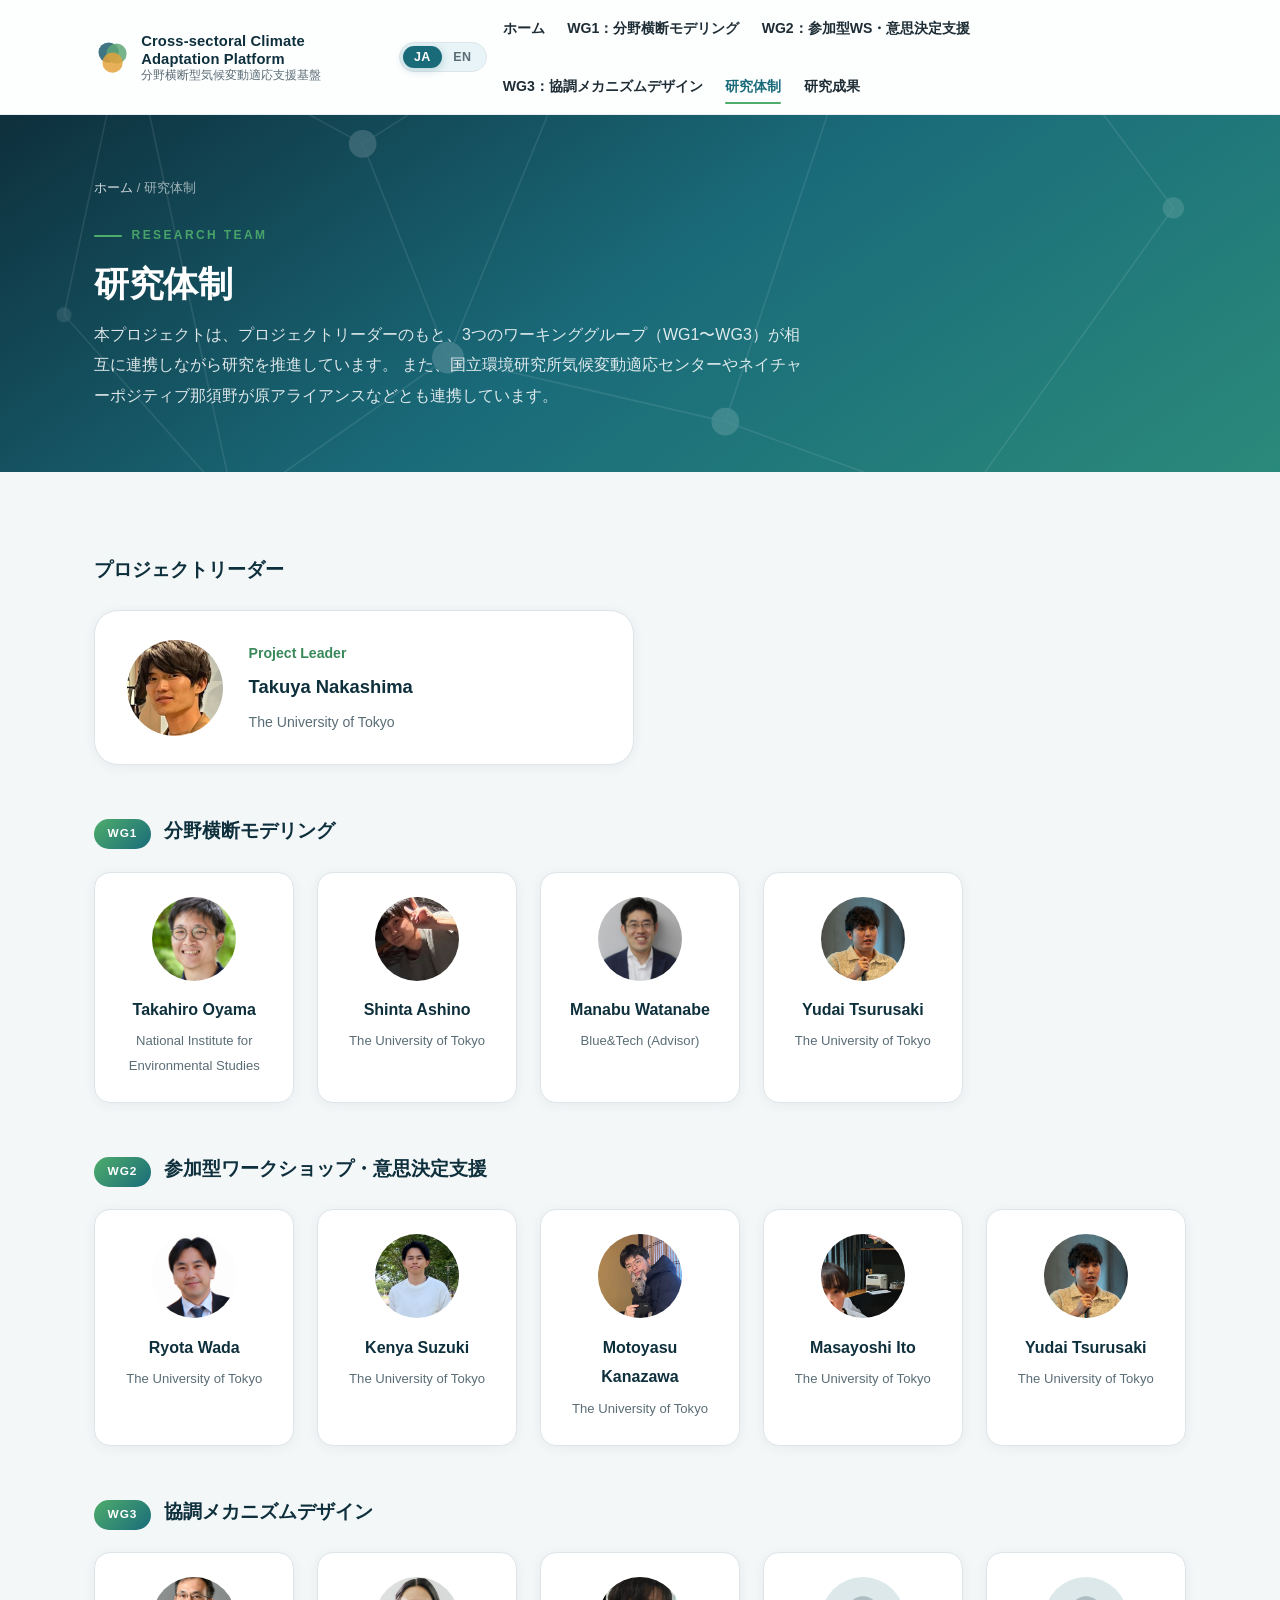
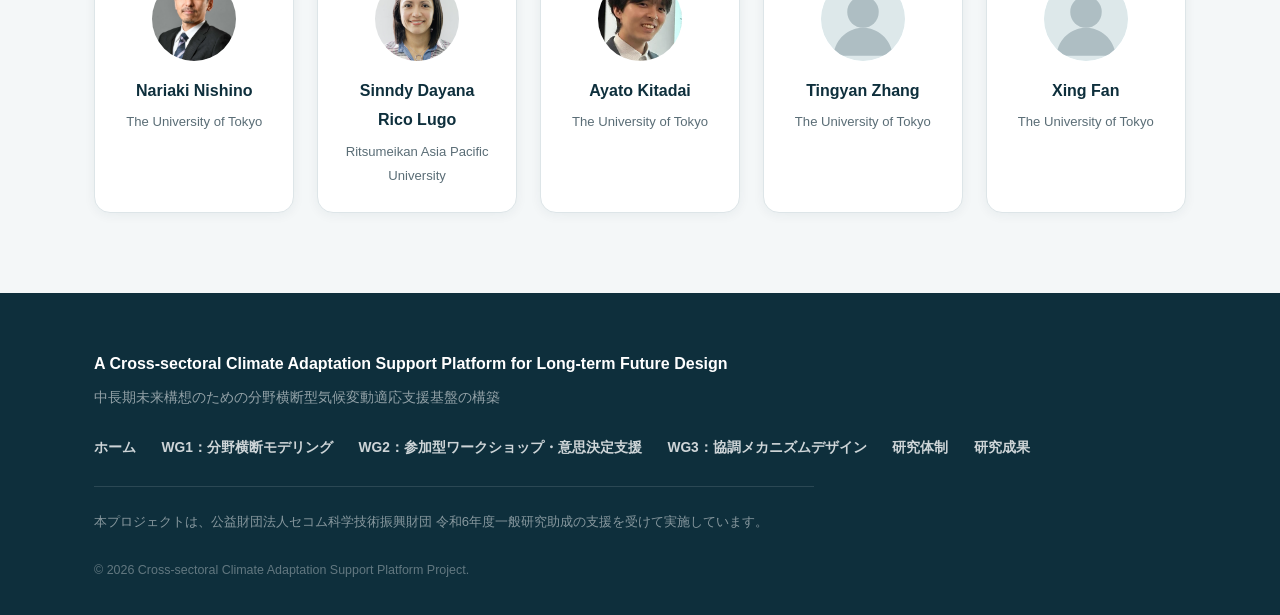
<file: team.html>
<!DOCTYPE html>
<html lang="ja">
<head>
  <meta charset="UTF-8">
  <meta name="viewport" content="width=device-width, initial-scale=1.0">
  <title>研究体制 | 分野横断型気候変動適応支援基盤</title>
  <meta name="description" content="本プロジェクトの研究体制（プロジェクトリーダー、WG1：分野横断モデリング、WG2：参加型ワークショップ・意思決定支援、WG3：協調メカニズムデザイン）を紹介します。">
  <link rel="icon" type="image/svg+xml" href="images/favicon.svg">
  <link rel="stylesheet" href="css/style.css">
</head>
<body>
  <header class="site-header">
    <div class="nav">
      <a href="index.html" class="nav__brand">
        <img src="images/logo-mark.svg" alt="">
        <span class="nav__brand-text">
          <span class="nav__brand-en">Cross-sectoral Climate Adaptation Platform</span>
          <span class="nav__brand-jp">分野横断型気候変動適応支援基盤</span>
        </span>
      </a>
      <div class="nav__right">
        <div class="lang-switch">
          <button class="lang-switch__btn is-active" data-lang="ja">JA</button>
          <button class="lang-switch__btn" data-lang="en">EN</button>
        </div>
        <button class="nav__toggle" aria-label="メニューを開く" aria-expanded="false">
          <span></span><span></span><span></span>
        </button>
      </div>
      <nav class="nav__links">
        <a href="index.html" data-lang-ja>ホーム</a>
        <a href="index.html" data-lang-en>Home</a>
        <a href="wg1.html" data-lang-ja>WG1：分野横断モデリング</a>
        <a href="wg1.html" data-lang-en>WG1: Integrated System Modeling</a>
        <a href="wg2.html" data-lang-ja>WG2：参加型WS・意思決定支援</a>
        <a href="wg2.html" data-lang-en>WG2: Serious-Game &amp; Workshop</a>
        <a href="wg3.html" data-lang-ja>WG3：協調メカニズムデザイン</a>
        <a href="wg3.html" data-lang-en>WG3: Collaborative Mechanism Design</a>
        <a href="team.html" class="is-active" data-lang-ja>研究体制</a>
        <a href="team.html" class="is-active" data-lang-en>Research Team</a>
        <a href="publications.html" data-lang-ja>研究成果</a>
        <a href="publications.html" data-lang-en>Publications</a>
      </nav>
    </div>
  </header>

  <main>
    <section class="page-hero">
      <div class="page-hero__inner">
        <p class="breadcrumb"><a href="index.html" data-lang-ja>ホーム</a><a href="index.html" data-lang-en>Home</a> / <span data-lang-ja>研究体制</span><span data-lang-en>Research Team</span></p>
        <p class="page-hero__label">Research Team</p>
        <h1 class="page-hero__title" data-lang-ja>研究体制</h1>
        <h1 class="page-hero__title" data-lang-en>Research Team</h1>
        <p class="page-hero__lead" data-lang-ja>
          本プロジェクトは、プロジェクトリーダーのもと、3つのワーキンググループ（WG1〜WG3）が相互に連携しながら研究を推進しています。
          また、国立環境研究所気候変動適応センターやネイチャーポジティブ那須野が原アライアンスなどとも連携しています。
        </p>
        <p class="page-hero__lead" data-lang-en>
          This project is led by the Project Leader with three working groups (WG1–WG3) collaborating with each other.
          Also, we collaborate with the Center for Climate Change Adaptation at the National Institute for Environmental Studies and the Nature Positive Nasunogahara Alliance, etc.
        </p>
      </div>
    </section>

    <section class="section">
      <div class="container">
        <div class="wg-team-section fade-in">
          <div class="wg-team-section__heading">
            <h2 data-lang-ja>プロジェクトリーダー</h2>
            <h2 data-lang-en>Project Leader</h2>
          </div>
          <div class="team-leader">
            <img src="images/member/nakashima.png" alt="Takuya Nakashima">
            <div>
              <p class="team-leader__role">Project Leader</p>
              <p class="team-leader__name">Takuya Nakashima</p>
              <p class="team-leader__affil">The University of Tokyo</p>
            </div>
          </div>
        </div>

        <div class="wg-team-section fade-in">
          <div class="wg-team-section__heading">
            <span class="wg-pill">WG1</span>
            <h2 data-lang-ja>分野横断モデリング</h2>
            <h2 data-lang-en>Integrated System Modeling</h2>
          </div>
          <div class="team-grid">
            <div class="team-card">
              <img src="images/member/oyama.png" alt="Takahiro Oyama">
              <p class="team-card__name">Takahiro Oyama</p>
              <p class="team-card__affil">National Institute for Environmental Studies</p>
            </div>
            <div class="team-card">
              <img src="images/member/ashino.png" alt="Shinta Ashino">
              <p class="team-card__name">Shinta Ashino</p>
              <p class="team-card__affil">The University of Tokyo</p>
            </div>
            <div class="team-card">
              <img src="images/member/watanabe.png" alt="Manabu Watanabe">
              <p class="team-card__name">Manabu Watanabe</p>
              <p class="team-card__affil">Blue&amp;Tech (Advisor)</p>
            </div>
            <div class="team-card">
              <img src="images/member/tsurusaki.png" alt="Yudai Tsurusaki">
              <p class="team-card__name">Yudai Tsurusaki</p>
              <p class="team-card__affil">The University of Tokyo</p>
            </div>
          </div>
        </div>

        <div class="wg-team-section fade-in">
          <div class="wg-team-section__heading">
            <span class="wg-pill">WG2</span>
            <h2 data-lang-ja>参加型ワークショップ・意思決定支援</h2>
            <h2 data-lang-en>Serious-Game &amp; Workshop</h2>
          </div>
          <div class="team-grid">
            <div class="team-card">
              <img src="images/member/wada.png" alt="Ryota Wada">
              <p class="team-card__name">Ryota Wada</p>
              <p class="team-card__affil">The University of Tokyo</p>
            </div>
            <div class="team-card">
              <img src="images/member/suzuki.png" alt="Kenya Suzuki">
              <p class="team-card__name">Kenya Suzuki</p>
              <p class="team-card__affil">The University of Tokyo</p>
            </div>
            <div class="team-card">
              <img src="images/member/kanazawa.png" alt="Motoyasu Kanazawa">
              <p class="team-card__name">Motoyasu Kanazawa</p>
              <p class="team-card__affil">The University of Tokyo</p>
            </div>
            <div class="team-card">
              <img src="images/member/ito.png" alt="Masayoshi Ito">
              <p class="team-card__name">Masayoshi Ito</p>
              <p class="team-card__affil">The University of Tokyo</p>
            </div>
            <div class="team-card">
              <img src="images/member/tsurusaki.png" alt="Yudai Tsurusaki">
              <p class="team-card__name">Yudai Tsurusaki</p>
              <p class="team-card__affil">The University of Tokyo</p>
            </div>
          </div>
        </div>

        <div class="wg-team-section fade-in">
          <div class="wg-team-section__heading">
            <span class="wg-pill">WG3</span>
            <h2 data-lang-ja>協調メカニズムデザイン</h2>
            <h2 data-lang-en>Collaborative Mechanism Design</h2>
          </div>
          <div class="team-grid">
            <div class="team-card">
              <img src="images/member/nishino.png" alt="Nariaki Nishino">
              <p class="team-card__name">Nariaki Nishino</p>
              <p class="team-card__affil">The University of Tokyo</p>
            </div>
            <div class="team-card">
              <img src="images/member/sinndy.png" alt="Sinndy Dayana Rico Lugo">
              <p class="team-card__name">Sinndy Dayana Rico Lugo</p>
              <p class="team-card__affil">Ritsumeikan Asia Pacific University</p>
            </div>
            <div class="team-card">
              <img src="images/member/kitadai.png" alt="Ayato Kitadai">
              <p class="team-card__name">Ayato Kitadai</p>
              <p class="team-card__affil">The University of Tokyo</p>
            </div>
            <div class="team-card">
              <img src="images/avatar.svg" alt="">
              <p class="team-card__name">Tingyan Zhang</p>
              <p class="team-card__affil">The University of Tokyo</p>
            </div>
            <div class="team-card">
              <img src="images/avatar.svg" alt="">
              <p class="team-card__name">Xing Fan</p>
              <p class="team-card__affil">The University of Tokyo</p>
            </div>
          </div>
        </div>
      </div>
    </section>
  </main>

  <footer class="site-footer">
    <div class="footer__inner">
      <div>
        <p class="footer__title">A Cross-sectoral Climate Adaptation Support Platform for Long-term Future Design</p>
        <p class="footer__sub">中長期未来構想のための分野横断型気候変動適応支援基盤の構築</p>
      </div>
      <nav class="footer__links">
        <a href="index.html" data-lang-ja>ホーム</a>
        <a href="index.html" data-lang-en>Home</a>
        <a href="wg1.html" data-lang-ja>WG1：分野横断モデリング</a>
        <a href="wg1.html" data-lang-en>WG1: Integrated System Modeling</a>
        <a href="wg2.html" data-lang-ja>WG2：参加型ワークショップ・意思決定支援</a>
        <a href="wg2.html" data-lang-en>WG2: Serious-Game &amp; Workshop</a>
        <a href="wg3.html" data-lang-ja>WG3：協調メカニズムデザイン</a>
        <a href="wg3.html" data-lang-en>WG3: Collaborative Mechanism Design</a>
        <a href="team.html" data-lang-ja>研究体制</a>
        <a href="team.html" data-lang-en>Research Team</a>
        <a href="publications.html" data-lang-ja>研究成果</a>
        <a href="publications.html" data-lang-en>Publications</a>
      </nav>
      <p class="footer__funding" data-lang-ja>
        本プロジェクトは、公益財団法人セコム科学技術振興財団 令和6年度一般研究助成の支援を受けて実施しています。
      </p>
      <p class="footer__funding" data-lang-en>
        This project is supported by the SECOM Science and Technology Foundation (FY2024 General Research Grant).
      </p>
      <p class="footer__copy">&copy; 2026 Cross-sectoral Climate Adaptation Support Platform Project.</p>
    </div>
  </footer>

  <script src="js/script.js"></script>
</body>
</html>
</file>
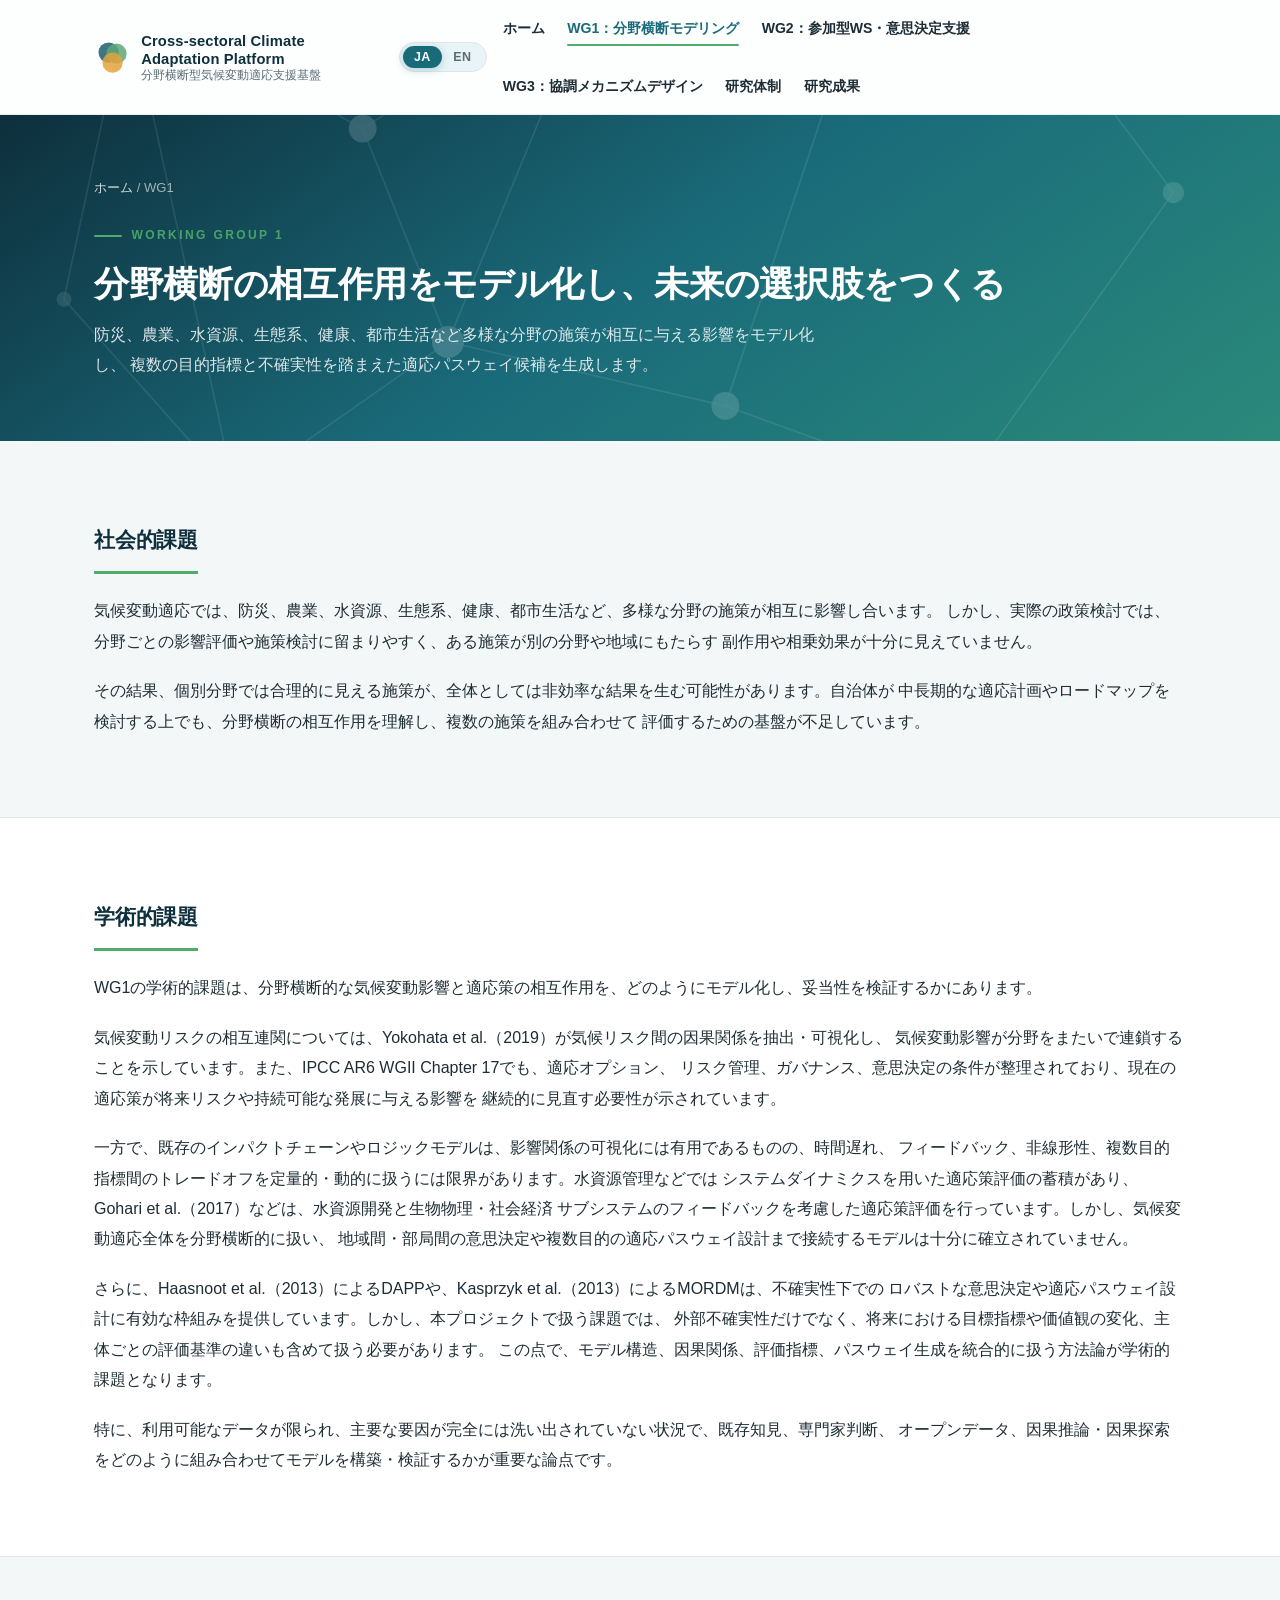
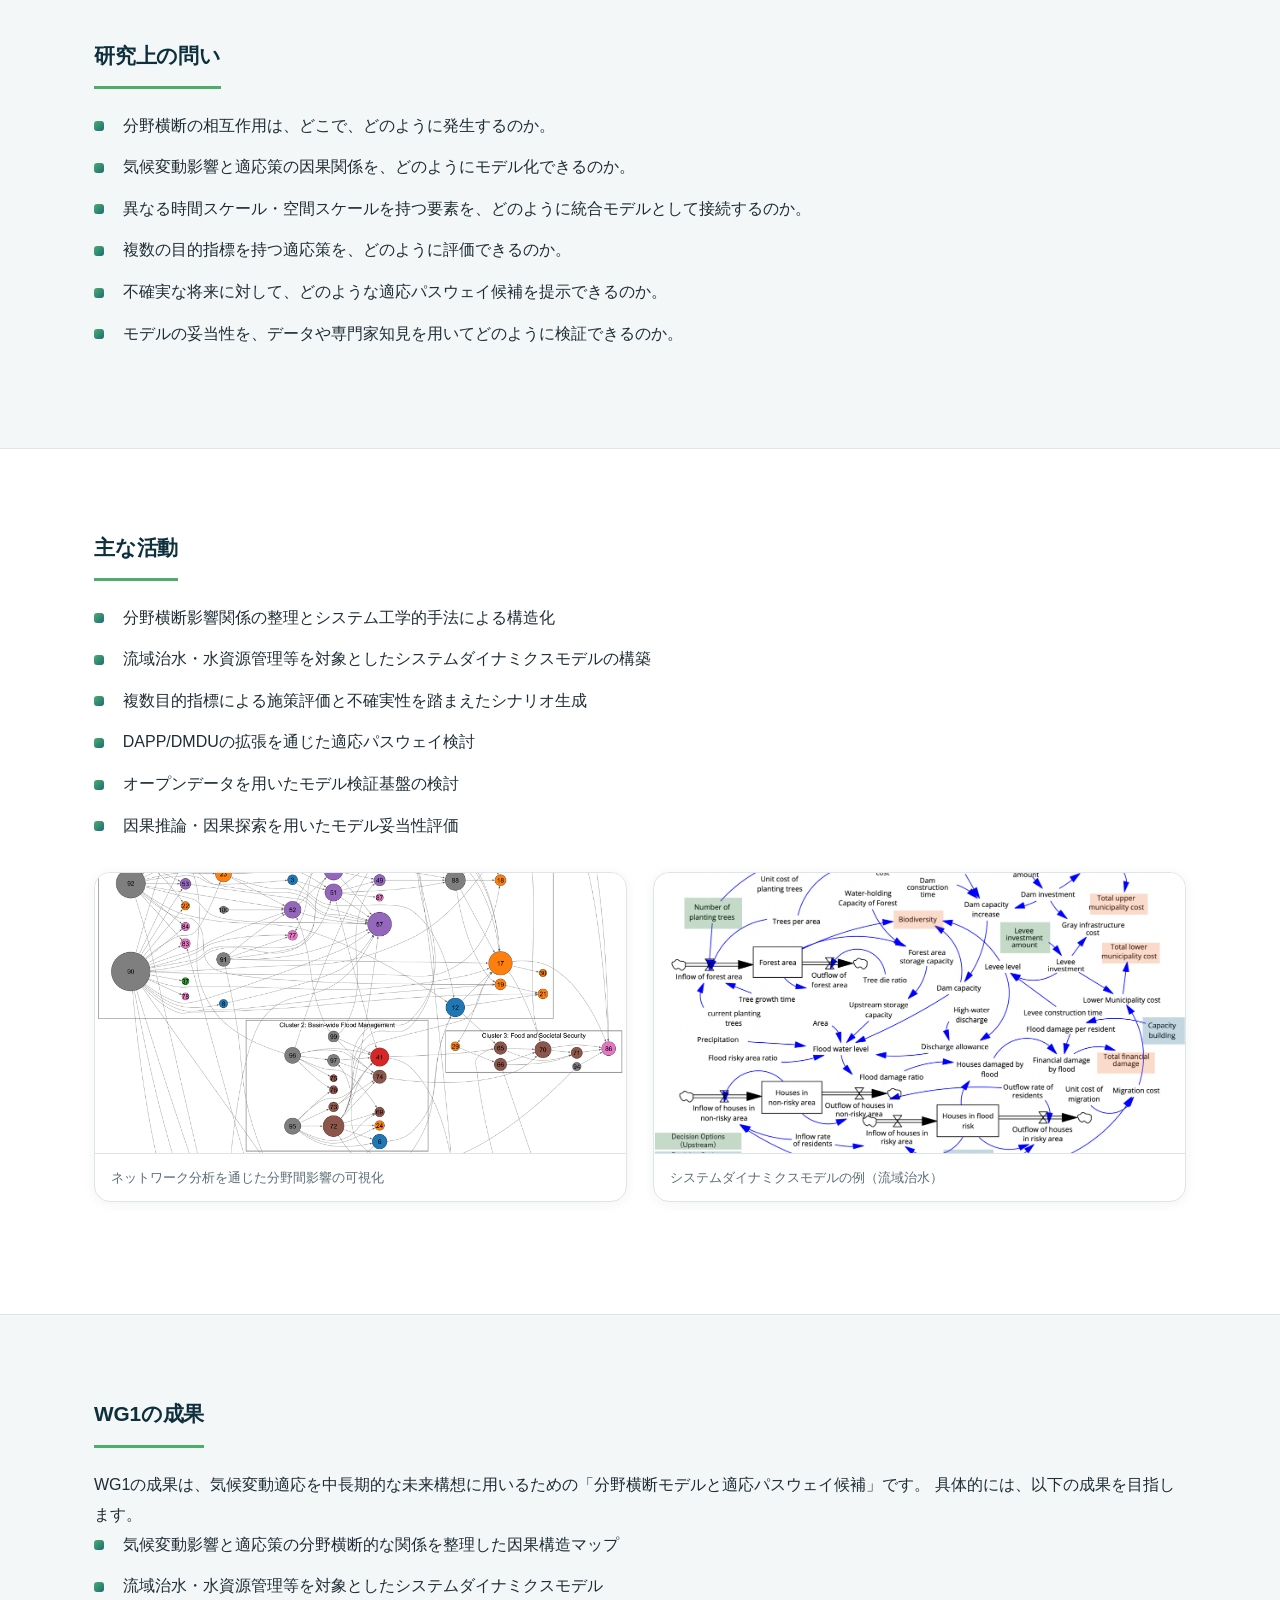
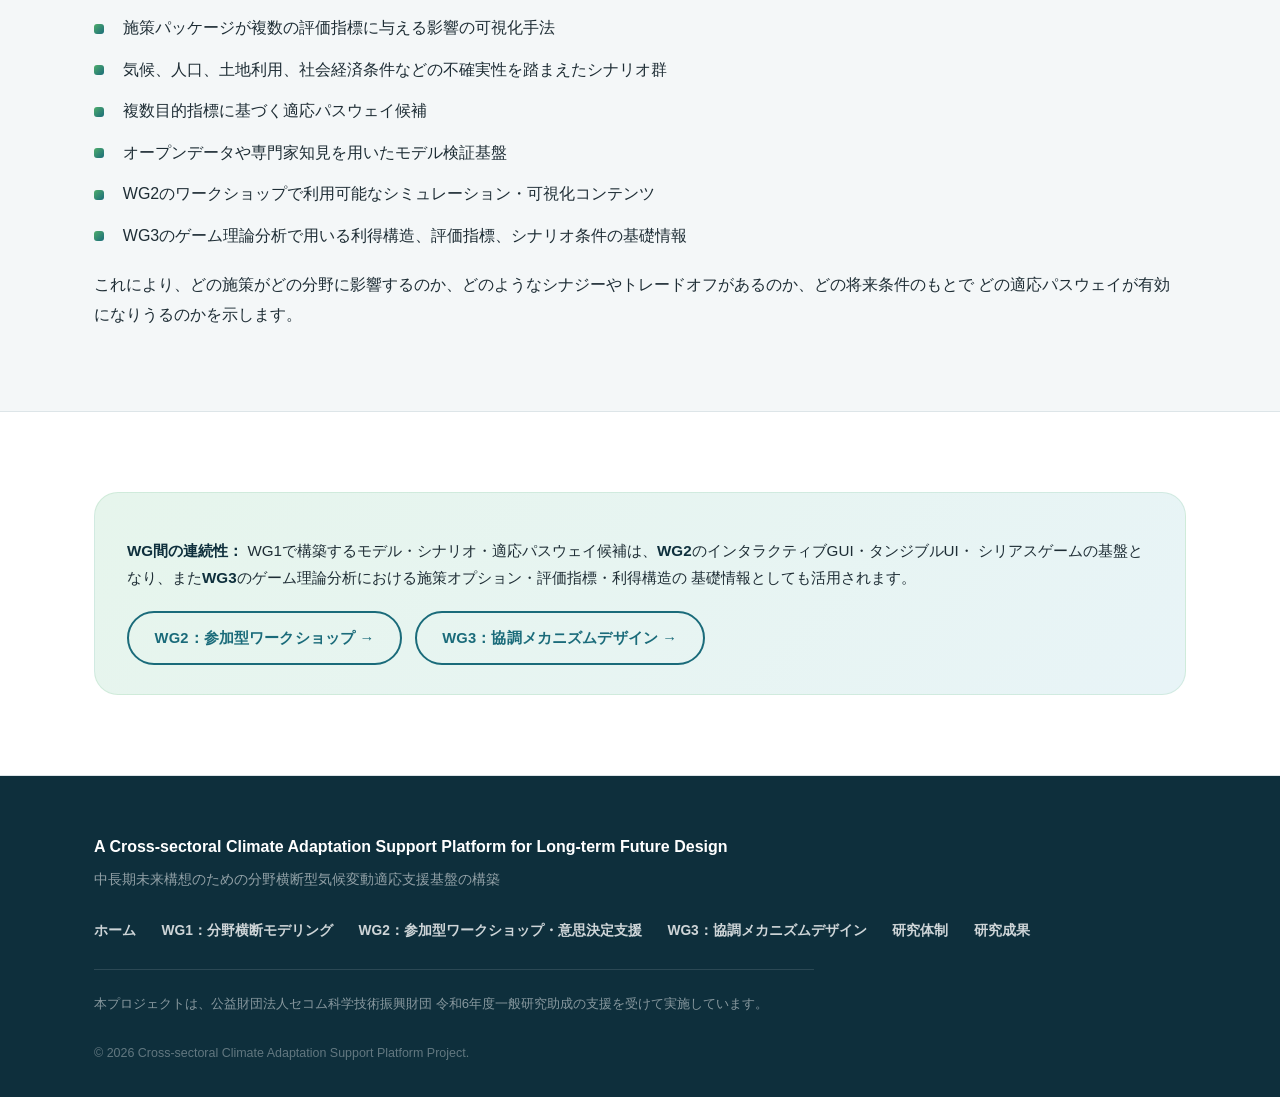
<file: wg1.html>
<!DOCTYPE html>
<html lang="ja">
<head>
  <meta charset="UTF-8">
  <meta name="viewport" content="width=device-width, initial-scale=1.0">
  <title>WG1：分野横断モデリング | 分野横断型気候変動適応支援基盤</title>
  <meta name="description" content="WG1では、防災・農業・水資源・生態系・健康・都市生活など分野横断的な気候変動影響と適応策の相互作用をモデル化し、不確実性下での適応パスウェイ候補を生成します。">
  <link rel="icon" type="image/svg+xml" href="images/favicon.svg">
  <link rel="stylesheet" href="css/style.css">
</head>
<body>
  <header class="site-header">
    <div class="nav">
      <a href="index.html" class="nav__brand">
        <img src="images/logo-mark.svg" alt="">
        <span class="nav__brand-text">
          <span class="nav__brand-en">Cross-sectoral Climate Adaptation Platform</span>
          <span class="nav__brand-jp">分野横断型気候変動適応支援基盤</span>
        </span>
      </a>
      <div class="nav__right">
        <div class="lang-switch">
          <button class="lang-switch__btn is-active" data-lang="ja">JA</button>
          <button class="lang-switch__btn" data-lang="en">EN</button>
        </div>
        <button class="nav__toggle" aria-label="メニューを開く" aria-expanded="false">
          <span></span><span></span><span></span>
        </button>
      </div>
      <nav class="nav__links">
        <a href="index.html" data-lang-ja>ホーム</a>
        <a href="index.html" data-lang-en>Home</a>
        <a href="wg1.html" class="is-active" data-lang-ja>WG1：分野横断モデリング</a>
        <a href="wg1.html" class="is-active" data-lang-en>WG1: Integrated System Modeling</a>
        <a href="wg2.html" data-lang-ja>WG2：参加型WS・意思決定支援</a>
        <a href="wg2.html" data-lang-en>WG2: Serious-Game &amp; Workshop</a>
        <a href="wg3.html" data-lang-ja>WG3：協調メカニズムデザイン</a>
        <a href="wg3.html" data-lang-en>WG3: Collaborative Mechanism Design</a>
        <a href="team.html" data-lang-ja>研究体制</a>
        <a href="team.html" data-lang-en>Research Team</a>
        <a href="publications.html" data-lang-ja>研究成果</a>
        <a href="publications.html" data-lang-en>Publications</a>
      </nav>
    </div>
  </header>

  <main>
    <section class="page-hero">
      <div class="page-hero__inner">
        <p class="breadcrumb"><a href="index.html" data-lang-ja>ホーム</a><a href="index.html" data-lang-en>Home</a> / WG1</p>
        <p class="page-hero__label">Working Group 1</p>
        <h1 class="page-hero__title" data-lang-ja>分野横断の相互作用をモデル化し、未来の選択肢をつくる</h1>
        <h1 class="page-hero__title" data-lang-en>Modeling Cross-sectoral Interactions to Create Future Options</h1>
        <p class="page-hero__lead" data-lang-ja>
          防災、農業、水資源、生態系、健康、都市生活など多様な分野の施策が相互に与える影響をモデル化し、
          複数の目的指標と不確実性を踏まえた適応パスウェイ候補を生成します。
        </p>
        <p class="page-hero__lead" data-lang-en>
          Models the mutual impacts of measures across diverse sectors—disaster prevention, agriculture, water resources, ecosystems, health, and urban life—to generate adaptation pathway candidates considering multiple objectives and uncertainty.
        </p>
      </div>
    </section>

    <section class="section">
      <div class="container">
        <h2 class="block-title fade-in" data-lang-ja>社会的課題</h2>
        <h2 class="block-title fade-in" data-lang-en>Societal Challenges</h2>
        <div class="prose fade-in" data-lang-ja>
          <p>
            気候変動適応では、防災、農業、水資源、生態系、健康、都市生活など、多様な分野の施策が相互に影響し合います。
            しかし、実際の政策検討では、分野ごとの影響評価や施策検討に留まりやすく、ある施策が別の分野や地域にもたらす
            副作用や相乗効果が十分に見えていません。
          </p>
          <p>
            その結果、個別分野では合理的に見える施策が、全体としては非効率な結果を生む可能性があります。自治体が
            中長期的な適応計画やロードマップを検討する上でも、分野横断の相互作用を理解し、複数の施策を組み合わせて
            評価するための基盤が不足しています。
          </p>
        </div>
        <div class="prose fade-in" data-lang-en>
          <p>
            In climate change adaptation, measures across diverse sectors—disaster prevention, agriculture, water resources, ecosystems, health, and urban life—interact with each other. However, actual policy discussions tend to remain within sector-specific impact assessments, failing to adequately reveal side effects and synergies that measures in one sector may bring to others.
          </p>
          <p>
            As a result, measures that appear rational within individual sectors may produce inefficient outcomes overall. Even when municipalities develop medium- to long-term adaptation plans and roadmaps, there is a lack of foundational tools for understanding cross-sectoral interactions and evaluating combinations of multiple measures.
          </p>
        </div>
      </div>
    </section>

    <section class="section section--alt">
      <div class="container">
        <h2 class="block-title fade-in" data-lang-ja>学術的課題</h2>
        <h2 class="block-title fade-in" data-lang-en>Academic Challenges</h2>
        <div class="prose fade-in" data-lang-ja>
          <p>
            WG1の学術的課題は、分野横断的な気候変動影響と適応策の相互作用を、どのようにモデル化し、妥当性を検証するかにあります。
          </p>
          <p>
            気候変動リスクの相互連関については、Yokohata et al.（2019）が気候リスク間の因果関係を抽出・可視化し、
            気候変動影響が分野をまたいで連鎖することを示しています。また、IPCC AR6 WGII Chapter 17でも、適応オプション、
            リスク管理、ガバナンス、意思決定の条件が整理されており、現在の適応策が将来リスクや持続可能な発展に与える影響を
            継続的に見直す必要性が示されています。
          </p>
          <p>
            一方で、既存のインパクトチェーンやロジックモデルは、影響関係の可視化には有用であるものの、時間遅れ、
            フィードバック、非線形性、複数目的指標間のトレードオフを定量的・動的に扱うには限界があります。水資源管理などでは
            システムダイナミクスを用いた適応策評価の蓄積があり、Gohari et al.（2017）などは、水資源開発と生物物理・社会経済
            サブシステムのフィードバックを考慮した適応策評価を行っています。しかし、気候変動適応全体を分野横断的に扱い、
            地域間・部局間の意思決定や複数目的の適応パスウェイ設計まで接続するモデルは十分に確立されていません。
          </p>
          <p>
            さらに、Haasnoot et al.（2013）によるDAPPや、Kasprzyk et al.（2013）によるMORDMは、不確実性下での
            ロバストな意思決定や適応パスウェイ設計に有効な枠組みを提供しています。しかし、本プロジェクトで扱う課題では、
            外部不確実性だけでなく、将来における目標指標や価値観の変化、主体ごとの評価基準の違いも含めて扱う必要があります。
            この点で、モデル構造、因果関係、評価指標、パスウェイ生成を統合的に扱う方法論が学術的課題となります。
          </p>
          <p>
            特に、利用可能なデータが限られ、主要な要因が完全には洗い出されていない状況で、既存知見、専門家判断、
            オープンデータ、因果推論・因果探索をどのように組み合わせてモデルを構築・検証するかが重要な論点です。
          </p>
        </div>
        <div class="prose fade-in" data-lang-en>
          <p>
            The academic challenge of WG1 lies in how to model and validate the cross-sectoral interactions between climate change impacts and adaptation measures.
          </p>
          <p>
            Regarding the interconnections of climate change risks, Yokohata et al. (2019) extracted and visualized causal relationships among climate risks, demonstrating how climate change impacts cascade across sectors. IPCC AR6 WGII Chapter 17 also organizes adaptation options, risk management, governance, and decision-making conditions, highlighting the need to continuously reassess how current adaptation measures affect future risks and sustainable development.
          </p>
          <p>
            However, existing impact chains and logic models, while useful for visualizing impact relationships, have limitations in quantitatively and dynamically handling time delays, feedback, nonlinearity, and trade-offs among multiple objective indicators. The key academic challenge lies in establishing an integrative methodology that addresses model structure, causal relationships, evaluation indicators, and pathway generation in a unified framework.
          </p>
        </div>
      </div>
    </section>

    <section class="section">
      <div class="container">
        <h2 class="block-title fade-in" data-lang-ja>研究上の問い</h2>
        <h2 class="block-title fade-in" data-lang-en>Research Questions</h2>
        <ul class="check-list fade-in" data-lang-ja>
          <li>分野横断の相互作用は、どこで、どのように発生するのか。</li>
          <li>気候変動影響と適応策の因果関係を、どのようにモデル化できるのか。</li>
          <li>異なる時間スケール・空間スケールを持つ要素を、どのように統合モデルとして接続するのか。</li>
          <li>複数の目的指標を持つ適応策を、どのように評価できるのか。</li>
          <li>不確実な将来に対して、どのような適応パスウェイ候補を提示できるのか。</li>
          <li>モデルの妥当性を、データや専門家知見を用いてどのように検証できるのか。</li>
        </ul>
        <ul class="check-list fade-in" data-lang-en>
          <li>Where and how do cross-sectoral interactions occur?</li>
          <li>How can causal relationships between climate change impacts and adaptation measures be modeled?</li>
          <li>How can elements with different temporal and spatial scales be connected as an integrated model?</li>
          <li>How can adaptation measures with multiple objective indicators be evaluated?</li>
          <li>What adaptation pathway candidates can be presented for an uncertain future?</li>
          <li>How can model validity be verified using data and expert knowledge?</li>
        </ul>
      </div>
    </section>

    <section class="section section--alt">
      <div class="container">
        <h2 class="block-title fade-in" data-lang-ja>主な活動</h2>
        <h2 class="block-title fade-in" data-lang-en>Key Activities</h2>
        <ul class="check-list fade-in" data-lang-ja>
          <li>分野横断影響関係の整理とシステム工学的手法による構造化</li>
          <li>流域治水・水資源管理等を対象としたシステムダイナミクスモデルの構築</li>
          <li>複数目的指標による施策評価と不確実性を踏まえたシナリオ生成</li>
          <li>DAPP/DMDUの拡張を通じた適応パスウェイ検討</li>
          <li>オープンデータを用いたモデル検証基盤の検討</li>
          <li>因果推論・因果探索を用いたモデル妥当性評価</li>
        </ul>
        <ul class="check-list fade-in" data-lang-en>
          <li>Organizing cross-sectoral impact relationships and structuring them using systems engineering approaches</li>
          <li>Building system dynamics models for watershed flood control and water resource management</li>
          <li>Multi-objective measure evaluation and scenario generation under uncertainty</li>
          <li>Exploring adaptation pathways through DAPP/DMDU extensions</li>
          <li>Developing model verification platforms using open data</li>
          <li>Evaluating model validity through causal inference and causal discovery</li>
        </ul>

        <div class="fig-gallery fade-in">
          <figure>
            <img src="images/wg1_1.png" alt="ネットワーク分析を通じた分野間影響の可視化">
            <figcaption data-lang-ja>ネットワーク分析を通じた分野間影響の可視化</figcaption>
            <figcaption data-lang-en>Visualization of cross-sectoral impacts through network analysis</figcaption>
          </figure>
          <figure>
            <img src="images/wg1_2.png" alt="システムダイナミクスモデルの例（流域治水）">
            <figcaption data-lang-ja>システムダイナミクスモデルの例（流域治水）</figcaption>
            <figcaption data-lang-en>Example of a system dynamics model (watershed flood management)</figcaption>
          </figure>
        </div>
      </div>
    </section>

    <section class="section">
      <div class="container">
        <h2 class="block-title fade-in" data-lang-ja>WG1の成果</h2>
        <h2 class="block-title fade-in" data-lang-en>WG1 Outputs</h2>
        <div class="prose fade-in" data-lang-ja>
          <p>
            WG1の成果は、気候変動適応を中長期的な未来構想に用いるための「分野横断モデルと適応パスウェイ候補」です。
            具体的には、以下の成果を目指します。
          </p>
        </div>
        <div class="prose fade-in" data-lang-en>
          <p>
            WG1's outputs are "cross-sectoral models and adaptation pathway candidates" for using climate change adaptation in medium- to long-term future design. Specifically, we aim for the following:
          </p>
        </div>
        <ul class="check-list fade-in" data-lang-ja>
          <li>気候変動影響と適応策の分野横断的な関係を整理した因果構造マップ</li>
          <li>流域治水・水資源管理等を対象としたシステムダイナミクスモデル</li>
          <li>施策パッケージが複数の評価指標に与える影響の可視化手法</li>
          <li>気候、人口、土地利用、社会経済条件などの不確実性を踏まえたシナリオ群</li>
          <li>複数目的指標に基づく適応パスウェイ候補</li>
          <li>オープンデータや専門家知見を用いたモデル検証基盤</li>
          <li>WG2のワークショップで利用可能なシミュレーション・可視化コンテンツ</li>
          <li>WG3のゲーム理論分析で用いる利得構造、評価指標、シナリオ条件の基礎情報</li>
        </ul>
        <ul class="check-list fade-in" data-lang-en>
          <li>Causal structure maps organizing cross-sectoral relationships between climate change impacts and adaptation measures</li>
          <li>System dynamics models for watershed flood control and water resource management</li>
          <li>Visualization methods for the impact of measure packages on multiple evaluation indicators</li>
          <li>Scenario sets accounting for uncertainties in climate, population, land use, and socioeconomic conditions</li>
          <li>Adaptation pathway candidates based on multiple objective indicators</li>
          <li>Model verification platforms using open data and expert knowledge</li>
          <li>Simulation and visualization content usable in WG2 workshops</li>
          <li>Foundational information on payoff structures, evaluation indicators, and scenario conditions for WG3's game-theoretic analysis</li>
        </ul>
        <div class="prose fade-in" data-lang-ja>
          <p>
            これにより、どの施策がどの分野に影響するのか、どのようなシナジーやトレードオフがあるのか、どの将来条件のもとで
            どの適応パスウェイが有効になりうるのかを示します。
          </p>
        </div>
        <div class="prose fade-in" data-lang-en>
          <p>
            Through these outputs, we demonstrate which measures affect which sectors, what synergies and trade-offs exist, and under which future conditions certain adaptation pathways may be effective.
          </p>
        </div>
      </div>
    </section>

    <section class="section section--alt">
      <div class="container">
        <div class="callout fade-in">
          <p data-lang-ja>
            <strong>WG間の連続性：</strong>
            WG1で構築するモデル・シナリオ・適応パスウェイ候補は、<strong>WG2</strong>のインタラクティブGUI・タンジブルUI・
            シリアスゲームの基盤となり、また<strong>WG3</strong>のゲーム理論分析における施策オプション・評価指標・利得構造の
            基礎情報としても活用されます。
          </p>
          <p data-lang-en>
            <strong>Inter-WG Connectivity:</strong>
            The models, scenarios, and adaptation pathway candidates built by WG1 serve as the foundation for <strong>WG2</strong>'s interactive GUIs, tangible UIs, and serious games, and are also utilized as foundational information for <strong>WG3</strong>'s game-theoretic analysis of measure options, evaluation indicators, and payoff structures.
          </p>
          <div class="callout-links">
            <a href="wg2.html" class="btn btn--outline" data-lang-ja>WG2：参加型ワークショップ →</a>
            <a href="wg2.html" class="btn btn--outline" data-lang-en>WG2: Serious-Game &amp; Workshop →</a>
            <a href="wg3.html" class="btn btn--outline" data-lang-ja>WG3：協調メカニズムデザイン →</a>
            <a href="wg3.html" class="btn btn--outline" data-lang-en>WG3: Collaborative Mechanism Design →</a>
          </div>
        </div>
      </div>
    </section>
  </main>

  <footer class="site-footer">
    <div class="footer__inner">
      <div>
        <p class="footer__title">A Cross-sectoral Climate Adaptation Support Platform for Long-term Future Design</p>
        <p class="footer__sub">中長期未来構想のための分野横断型気候変動適応支援基盤の構築</p>
      </div>
      <nav class="footer__links">
        <a href="index.html" data-lang-ja>ホーム</a>
        <a href="index.html" data-lang-en>Home</a>
        <a href="wg1.html" data-lang-ja>WG1：分野横断モデリング</a>
        <a href="wg1.html" data-lang-en>WG1: Integrated System Modeling</a>
        <a href="wg2.html" data-lang-ja>WG2：参加型ワークショップ・意思決定支援</a>
        <a href="wg2.html" data-lang-en>WG2: Serious-Game &amp; Workshop</a>
        <a href="wg3.html" data-lang-ja>WG3：協調メカニズムデザイン</a>
        <a href="wg3.html" data-lang-en>WG3: Collaborative Mechanism Design</a>
        <a href="team.html" data-lang-ja>研究体制</a>
        <a href="team.html" data-lang-en>Research Team</a>
        <a href="publications.html" data-lang-ja>研究成果</a>
        <a href="publications.html" data-lang-en>Publications</a>
      </nav>
      <p class="footer__funding" data-lang-ja>
        本プロジェクトは、公益財団法人セコム科学技術振興財団 令和6年度一般研究助成の支援を受けて実施しています。
      </p>
      <p class="footer__funding" data-lang-en>
        This project is supported by the SECOM Science and Technology Foundation (FY2024 General Research Grant).
      </p>
      <p class="footer__copy">&copy; 2026 Cross-sectoral Climate Adaptation Support Platform Project.</p>
    </div>
  </footer>

  <script src="js/script.js"></script>
</body>
</html>
</file>
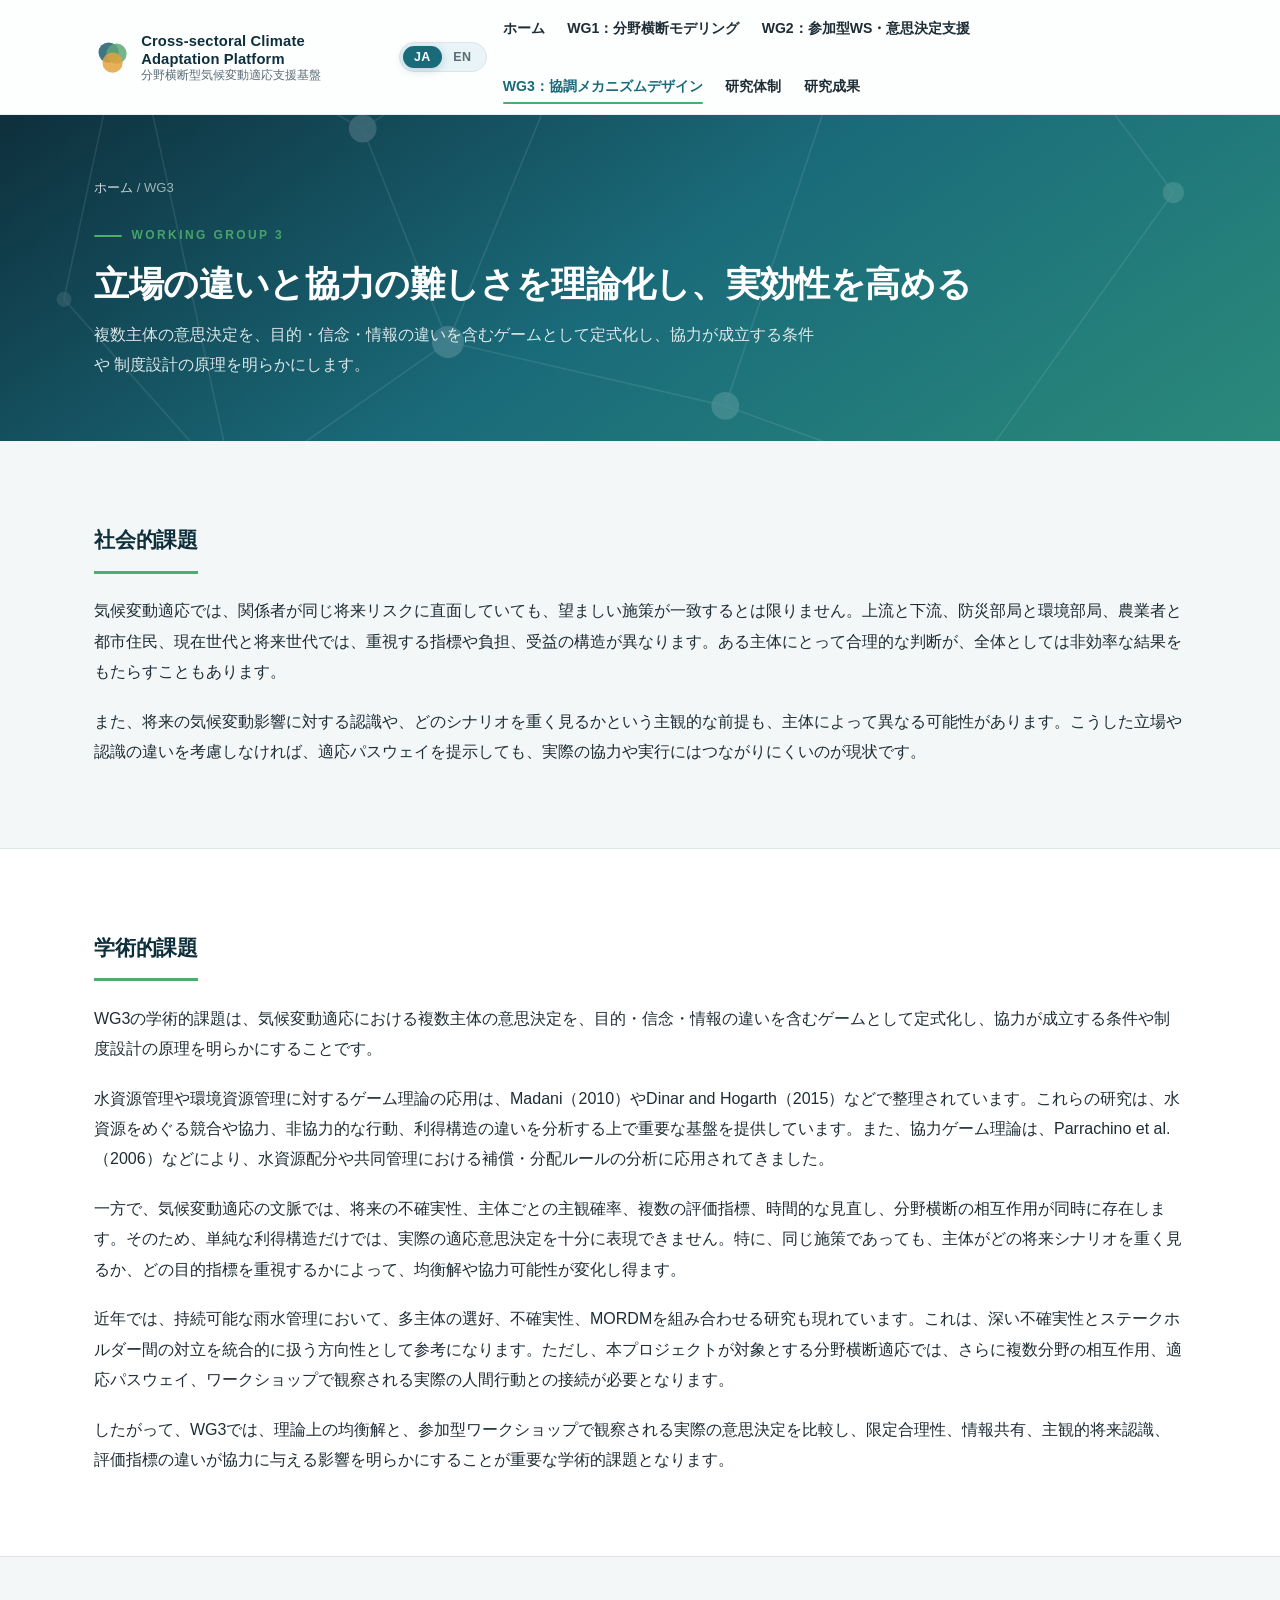
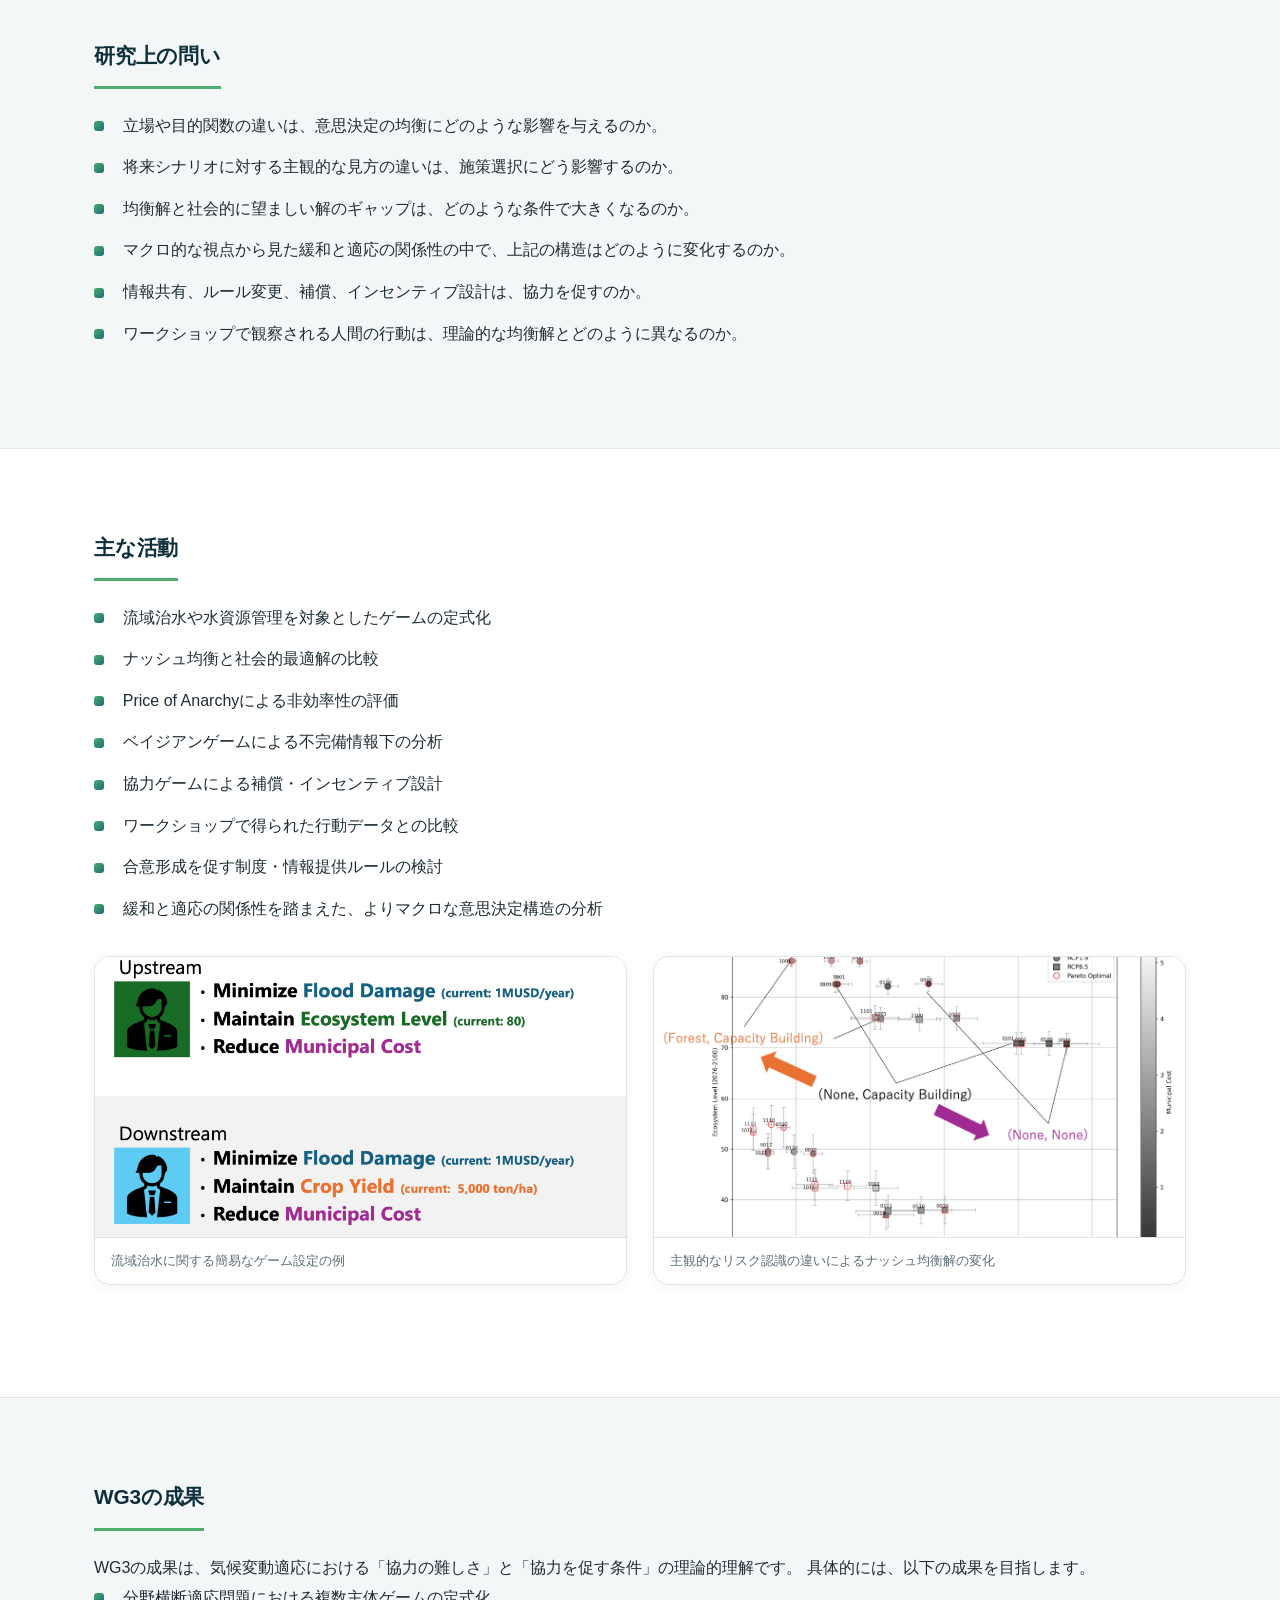
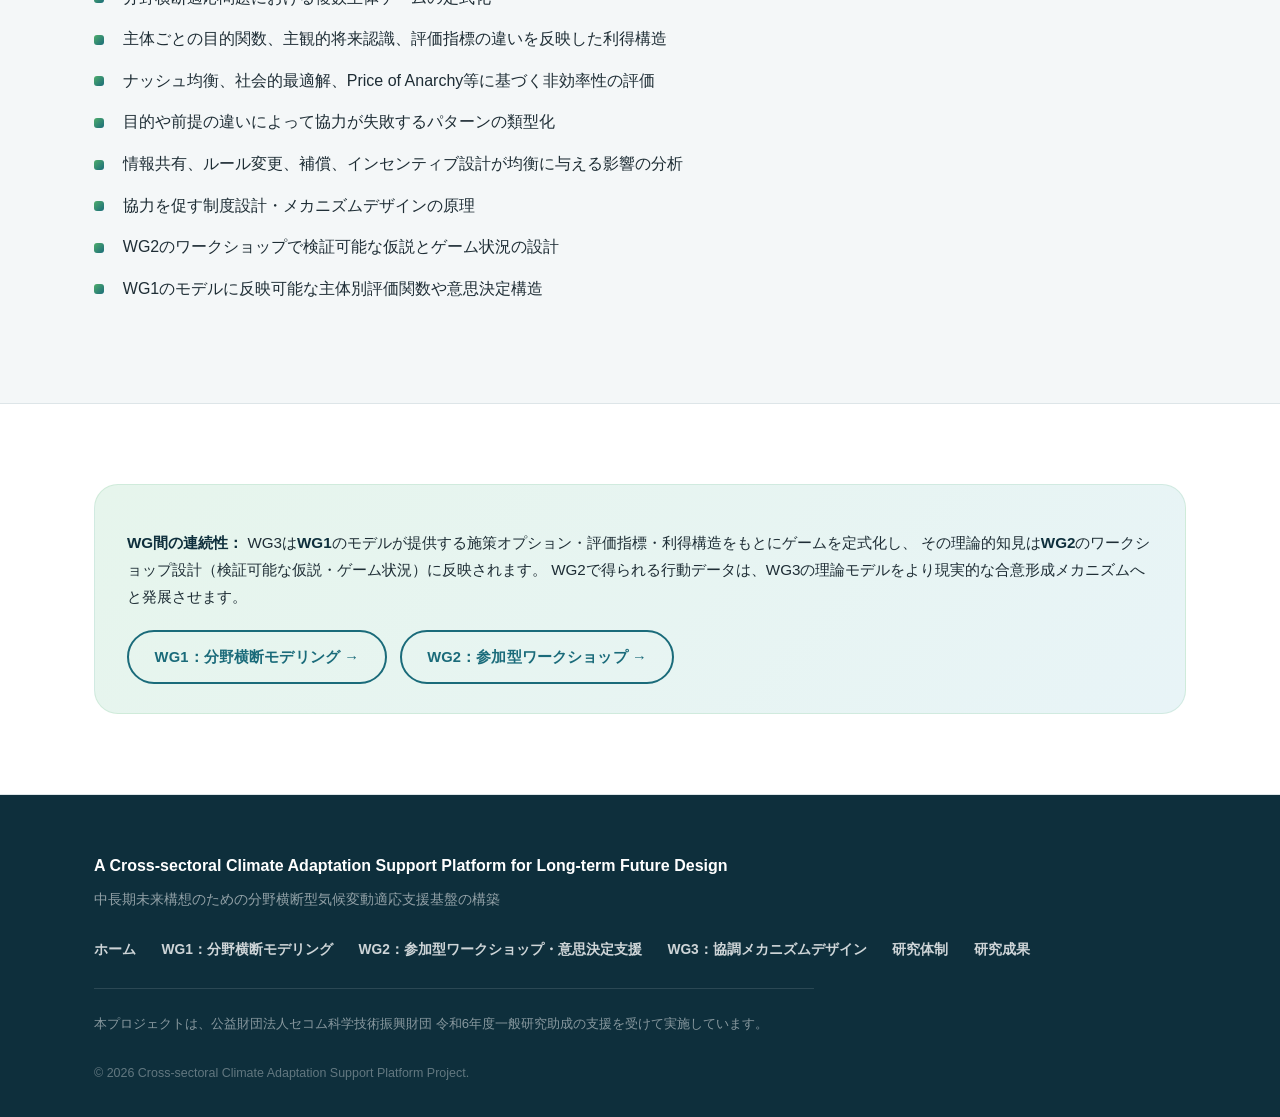
<file: wg3.html>
<!DOCTYPE html>
<html lang="ja">
<head>
  <meta charset="UTF-8">
  <meta name="viewport" content="width=device-width, initial-scale=1.0">
  <title>WG3：協調メカニズムデザイン | 分野横断型気候変動適応支援基盤</title>
  <meta name="description" content="WG3では、複数主体の意思決定を目的・信念・情報の違いを含むゲームとして定式化し、ナッシュ均衡やPrice of Anarchyの分析を通じて、協力が成立する条件や制度設計の原理を明らかにします。">
  <link rel="icon" type="image/svg+xml" href="images/favicon.svg">
  <link rel="stylesheet" href="css/style.css">
</head>
<body>
  <header class="site-header">
    <div class="nav">
      <a href="index.html" class="nav__brand">
        <img src="images/logo-mark.svg" alt="">
        <span class="nav__brand-text">
          <span class="nav__brand-en">Cross-sectoral Climate Adaptation Platform</span>
          <span class="nav__brand-jp">分野横断型気候変動適応支援基盤</span>
        </span>
      </a>
      <div class="nav__right">
        <div class="lang-switch">
          <button class="lang-switch__btn is-active" data-lang="ja">JA</button>
          <button class="lang-switch__btn" data-lang="en">EN</button>
        </div>
        <button class="nav__toggle" aria-label="メニューを開く" aria-expanded="false">
          <span></span><span></span><span></span>
        </button>
      </div>
      <nav class="nav__links">
        <a href="index.html" data-lang-ja>ホーム</a>
        <a href="index.html" data-lang-en>Home</a>
        <a href="wg1.html" data-lang-ja>WG1：分野横断モデリング</a>
        <a href="wg1.html" data-lang-en>WG1: Integrated System Modeling</a>
        <a href="wg2.html" data-lang-ja>WG2：参加型WS・意思決定支援</a>
        <a href="wg2.html" data-lang-en>WG2: Serious-Game &amp; Workshop</a>
        <a href="wg3.html" class="is-active" data-lang-ja>WG3：協調メカニズムデザイン</a>
        <a href="wg3.html" class="is-active" data-lang-en>WG3: Collaborative Mechanism Design</a>
        <a href="team.html" data-lang-ja>研究体制</a>
        <a href="team.html" data-lang-en>Research Team</a>
        <a href="publications.html" data-lang-ja>研究成果</a>
        <a href="publications.html" data-lang-en>Publications</a>
      </nav>
    </div>
  </header>

  <main>
    <section class="page-hero">
      <div class="page-hero__inner">
        <p class="breadcrumb"><a href="index.html" data-lang-ja>ホーム</a><a href="index.html" data-lang-en>Home</a> / WG3</p>
        <p class="page-hero__label">Working Group 3</p>
        <h1 class="page-hero__title" data-lang-ja>立場の違いと協力の難しさを理論化し、実効性を高める</h1>
        <h1 class="page-hero__title" data-lang-en>Theorizing Differences in Positions and Difficulties of Cooperation to Enhance Effectiveness</h1>
        <p class="page-hero__lead" data-lang-ja>
          複数主体の意思決定を、目的・信念・情報の違いを含むゲームとして定式化し、協力が成立する条件や
          制度設計の原理を明らかにします。
        </p>
        <p class="page-hero__lead" data-lang-en>
          Formulates multi-stakeholder decision-making as games incorporating differences in objectives, beliefs, and information, revealing conditions for cooperation and principles of institutional design.
        </p>
      </div>
    </section>

    <section class="section">
      <div class="container">
        <h2 class="block-title fade-in" data-lang-ja>社会的課題</h2>
        <h2 class="block-title fade-in" data-lang-en>Societal Challenges</h2>
        <div class="prose fade-in" data-lang-ja>
          <p>
            気候変動適応では、関係者が同じ将来リスクに直面していても、望ましい施策が一致するとは限りません。上流と下流、防災部局と環境部局、農業者と都市住民、現在世代と将来世代では、重視する指標や負担、受益の構造が異なります。ある主体にとって合理的な判断が、全体としては非効率な結果をもたらすこともあります。
          </p>
          <p>
            また、将来の気候変動影響に対する認識や、どのシナリオを重く見るかという主観的な前提も、主体によって異なる可能性があります。こうした立場や認識の違いを考慮しなければ、適応パスウェイを提示しても、実際の協力や実行にはつながりにくいのが現状です。
          </p>
        </div>
        <div class="prose fade-in" data-lang-en>
          <p>
            In climate change adaptation, even when stakeholders face the same future risks, their preferred measures may not align. Upstream and downstream communities, disaster prevention and environmental departments, farmers and urban residents, present and future generations—each has different priorities, burdens, and benefit structures. What appears rational for one stakeholder may produce inefficient outcomes for the whole.
          </p>
          <p>
            Moreover, perceptions of future climate change impacts and subjective assumptions about which scenarios to prioritize may differ among stakeholders. Without considering these differences in positions and perceptions, presenting adaptation pathways alone is unlikely to lead to actual cooperation and implementation.
          </p>
        </div>
      </div>
    </section>

    <section class="section section--alt">
      <div class="container">
        <h2 class="block-title fade-in" data-lang-ja>学術的課題</h2>
        <h2 class="block-title fade-in" data-lang-en>Academic Challenges</h2>
        <div class="prose fade-in" data-lang-ja>
          <p>
            WG3の学術的課題は、気候変動適応における複数主体の意思決定を、目的・信念・情報の違いを含むゲームとして定式化し、協力が成立する条件や制度設計の原理を明らかにすることです。
          </p>
          <p>
            水資源管理や環境資源管理に対するゲーム理論の応用は、Madani（2010）やDinar and Hogarth（2015）などで整理されています。これらの研究は、水資源をめぐる競合や協力、非協力的な行動、利得構造の違いを分析する上で重要な基盤を提供しています。また、協力ゲーム理論は、Parrachino et al.（2006）などにより、水資源配分や共同管理における補償・分配ルールの分析に応用されてきました。
          </p>
          <p>
            一方で、気候変動適応の文脈では、将来の不確実性、主体ごとの主観確率、複数の評価指標、時間的な見直し、分野横断の相互作用が同時に存在します。そのため、単純な利得構造だけでは、実際の適応意思決定を十分に表現できません。特に、同じ施策であっても、主体がどの将来シナリオを重く見るか、どの目的指標を重視するかによって、均衡解や協力可能性が変化し得ます。
          </p>
          <p>
            近年では、持続可能な雨水管理において、多主体の選好、不確実性、MORDMを組み合わせる研究も現れています。これは、深い不確実性とステークホルダー間の対立を統合的に扱う方向性として参考になります。ただし、本プロジェクトが対象とする分野横断適応では、さらに複数分野の相互作用、適応パスウェイ、ワークショップで観察される実際の人間行動との接続が必要となります。
          </p>
          <p>
            したがって、WG3では、理論上の均衡解と、参加型ワークショップで観察される実際の意思決定を比較し、限定合理性、情報共有、主観的将来認識、評価指標の違いが協力に与える影響を明らかにすることが重要な学術的課題となります。
          </p>
        </div>
        <div class="prose fade-in" data-lang-en>
          <p>
            The academic challenge of WG3 is to formulate multi-stakeholder decision-making in climate change adaptation as games incorporating differences in objectives, beliefs, and information, and to reveal conditions for cooperation and principles of institutional design.
          </p>
          <p>
            Game theory applications to water and environmental resource management have been organized by Madani (2010) and Dinar and Hogarth (2015), providing important foundations for analyzing competition, cooperation, non-cooperative behavior, and differences in payoff structures regarding water resources.
          </p>
          <p>
            However, in the context of climate change adaptation, future uncertainties, subjective probabilities by stakeholder, multiple evaluation indicators, temporal reassessment, and cross-sectoral interactions coexist simultaneously. Therefore, WG3 aims to compare theoretical equilibrium solutions with actual decision-making observed in participatory workshops, clarifying the impact of bounded rationality, information sharing, subjective future perceptions, and differences in evaluation indicators on cooperation.
          </p>
        </div>
      </div>
    </section>

    <section class="section">
      <div class="container">
        <h2 class="block-title fade-in" data-lang-ja>研究上の問い</h2>
        <h2 class="block-title fade-in" data-lang-en>Research Questions</h2>
        <ul class="check-list fade-in" data-lang-ja>
          <li>立場や目的関数の違いは、意思決定の均衡にどのような影響を与えるのか。</li>
          <li>将来シナリオに対する主観的な見方の違いは、施策選択にどう影響するのか。</li>
          <li>均衡解と社会的に望ましい解のギャップは、どのような条件で大きくなるのか。</li>
          <li>マクロ的な視点から見た緩和と適応の関係性の中で、上記の構造はどのように変化するのか。</li>
          <li>情報共有、ルール変更、補償、インセンティブ設計は、協力を促すのか。</li>
          <li>ワークショップで観察される人間の行動は、理論的な均衡解とどのように異なるのか。</li>
        </ul>
        <ul class="check-list fade-in" data-lang-en>
          <li>How do differences in positions and objective functions affect decision-making equilibria?</li>
          <li>How do subjective views on future scenarios influence measure selection?</li>
          <li>Under what conditions does the gap between equilibrium solutions and socially desirable solutions become large?</li>
          <li>How do these structures change within the macro-level relationship between mitigation and adaptation?</li>
          <li>Does information sharing, rule changes, compensation, and incentive design promote cooperation?</li>
          <li>How does human behavior observed in workshops differ from theoretical equilibrium solutions?</li>
        </ul>
      </div>
    </section>

    <section class="section section--alt">
      <div class="container">
        <h2 class="block-title fade-in" data-lang-ja>主な活動</h2>
        <h2 class="block-title fade-in" data-lang-en>Key Activities</h2>
        <ul class="check-list fade-in" data-lang-ja>
          <li>流域治水や水資源管理を対象としたゲームの定式化</li>
          <li>ナッシュ均衡と社会的最適解の比較</li>
          <li>Price of Anarchyによる非効率性の評価</li>
          <li>ベイジアンゲームによる不完備情報下の分析</li>
          <li>協力ゲームによる補償・インセンティブ設計</li>
          <li>ワークショップで得られた行動データとの比較</li>
          <li>合意形成を促す制度・情報提供ルールの検討</li>
          <li>緩和と適応の関係性を踏まえた、よりマクロな意思決定構造の分析</li>
        </ul>
        <ul class="check-list fade-in" data-lang-en>
          <li>Formulating games for watershed flood control and water resource management</li>
          <li>Comparing Nash equilibria and socially optimal solutions</li>
          <li>Evaluating inefficiency through Price of Anarchy</li>
          <li>Analysis under incomplete information through Bayesian games</li>
          <li>Designing compensation and incentives through cooperative games</li>
          <li>Comparing with behavioral data obtained from workshops</li>
          <li>Examining institutional and information provision rules that promote consensus-building</li>
          <li>Analyzing macro-level decision structures considering the mitigation-adaptation relationship</li>
        </ul>

        <div class="fig-gallery fade-in">
          <figure>
            <img src="images/wg3_1.png" alt="流域治水に関する簡易なゲーム設定の例">
            <figcaption data-lang-ja>流域治水に関する簡易なゲーム設定の例</figcaption>
            <figcaption data-lang-en>Example of a simplified game setup for watershed flood management</figcaption>
          </figure>
          <figure>
            <img src="images/wg3_2.png" alt="主観的なリスク認識の違いによるナッシュ均衡解の変化">
            <figcaption data-lang-ja>主観的なリスク認識の違いによるナッシュ均衡解の変化</figcaption>
            <figcaption data-lang-en>Changes in Nash equilibrium solutions due to differences in subjective risk perceptions</figcaption>
          </figure>
        </div>
      </div>
    </section>

    <section class="section">
      <div class="container">
        <h2 class="block-title fade-in" data-lang-ja>WG3の成果</h2>
        <h2 class="block-title fade-in" data-lang-en>WG3 Outputs</h2>
        <div class="prose fade-in" data-lang-ja>
          <p>
            WG3の成果は、気候変動適応における「協力の難しさ」と「協力を促す条件」の理論的理解です。
            具体的には、以下の成果を目指します。
          </p>
        </div>
        <div class="prose fade-in" data-lang-en>
          <p>
            WG3's outputs are the theoretical understanding of "difficulties of cooperation" and "conditions that promote cooperation" in climate change adaptation. Specifically, we aim for:
          </p>
        </div>
        <ul class="check-list fade-in" data-lang-ja>
          <li>分野横断適応問題における複数主体ゲームの定式化</li>
          <li>主体ごとの目的関数、主観的将来認識、評価指標の違いを反映した利得構造</li>
          <li>ナッシュ均衡、社会的最適解、Price of Anarchy等に基づく非効率性の評価</li>
          <li>目的や前提の違いによって協力が失敗するパターンの類型化</li>
          <li>情報共有、ルール変更、補償、インセンティブ設計が均衡に与える影響の分析</li>
          <li>協力を促す制度設計・メカニズムデザインの原理</li>
          <li>WG2のワークショップで検証可能な仮説とゲーム状況の設計</li>
          <li>WG1のモデルに反映可能な主体別評価関数や意思決定構造</li>
        </ul>
        <ul class="check-list fade-in" data-lang-en>
          <li>Formulating multi-stakeholder games for cross-sectoral adaptation problems</li>
          <li>Payoff structures reflecting differences in objective functions, subjective future perceptions, and evaluation indicators by stakeholder</li>
          <li>Evaluating inefficiency based on Nash equilibria, socially optimal solutions, Price of Anarchy, etc.</li>
          <li>Categorizing patterns where cooperation fails due to differences in objectives and assumptions</li>
          <li>Analyzing how information sharing, rule changes, compensation, and incentive design affect equilibria</li>
          <li>Principles of institutional design and mechanism design that promote cooperation</li>
          <li>Designing hypotheses and game situations verifiable in WG2 workshops</li>
          <li>Stakeholder-specific evaluation functions and decision structures applicable to WG1's models</li>
        </ul>
      </div>
    </section>

    <section class="section section--alt">
      <div class="container">
        <div class="callout fade-in">
          <p data-lang-ja>
            <strong>WG間の連続性：</strong>
            WG3は<strong>WG1</strong>のモデルが提供する施策オプション・評価指標・利得構造をもとにゲームを定式化し、
            その理論的知見は<strong>WG2</strong>のワークショップ設計（検証可能な仮説・ゲーム状況）に反映されます。
            WG2で得られる行動データは、WG3の理論モデルをより現実的な合意形成メカニズムへと発展させます。
          </p>
          <p data-lang-en>
            <strong>Inter-WG Connectivity:</strong>
            WG3 formulates games based on the measure options, evaluation indicators, and payoff structures provided by <strong>WG1</strong>'s models, and its theoretical insights are reflected in <strong>WG2</strong>'s workshop design (verifiable hypotheses and game situations). Behavioral data obtained from WG2 develops WG3's theoretical models into more realistic consensus-building mechanisms.
          </p>
          <div class="callout-links">
            <a href="wg1.html" class="btn btn--outline" data-lang-ja>WG1：分野横断モデリング →</a>
            <a href="wg1.html" class="btn btn--outline" data-lang-en>WG1: Integrated System Modeling →</a>
            <a href="wg2.html" class="btn btn--outline" data-lang-ja>WG2：参加型ワークショップ →</a>
            <a href="wg2.html" class="btn btn--outline" data-lang-en>WG2: Serious-Game &amp; Workshop →</a>
          </div>
        </div>
      </div>
    </section>
  </main>

  <footer class="site-footer">
    <div class="footer__inner">
      <div>
        <p class="footer__title">A Cross-sectoral Climate Adaptation Support Platform for Long-term Future Design</p>
        <p class="footer__sub">中長期未来構想のための分野横断型気候変動適応支援基盤の構築</p>
      </div>
      <nav class="footer__links">
        <a href="index.html" data-lang-ja>ホーム</a>
        <a href="index.html" data-lang-en>Home</a>
        <a href="wg1.html" data-lang-ja>WG1：分野横断モデリング</a>
        <a href="wg1.html" data-lang-en>WG1: Integrated System Modeling</a>
        <a href="wg2.html" data-lang-ja>WG2：参加型ワークショップ・意思決定支援</a>
        <a href="wg2.html" data-lang-en>WG2: Serious-Game &amp; Workshop</a>
        <a href="wg3.html" data-lang-ja>WG3：協調メカニズムデザイン</a>
        <a href="wg3.html" data-lang-en>WG3: Collaborative Mechanism Design</a>
        <a href="team.html" data-lang-ja>研究体制</a>
        <a href="team.html" data-lang-en>Research Team</a>
        <a href="publications.html" data-lang-ja>研究成果</a>
        <a href="publications.html" data-lang-en>Publications</a>
      </nav>
      <p class="footer__funding" data-lang-ja>
        本プロジェクトは、公益財団法人セコム科学技術振興財団 令和6年度一般研究助成の支援を受けて実施しています。
      </p>
      <p class="footer__funding" data-lang-en>
        This project is supported by the SECOM Science and Technology Foundation (FY2024 General Research Grant).
      </p>
      <p class="footer__copy">&copy; 2026 Cross-sectoral Climate Adaptation Support Platform Project.</p>
    </div>
  </footer>

  <script src="js/script.js"></script>
</body>
</html>
</file>
<file: css/style.css>
/* ============================================================
   Cross-sectoral Climate Adaptation Support Platform
   Modern stylesheet
   ============================================================ */

:root {
  --color-primary: #1a6b7a;
  --color-primary-dark: #0e2f3c;
  --color-primary-light: #e8f4f7;
  --color-accent: #4ead6b;
  --color-accent-dark: #38885a;
  --color-accent-light: #e6f5ec;
  --color-amber: #e3a23c;
  --color-bg: #f4f7f8;
  --color-surface: #ffffff;
  --color-text: #1e2d35;
  --color-text-muted: #5a6d76;
  --color-border: #dde5e8;
  --font-base: "Inter", -apple-system, BlinkMacSystemFont, "Hiragino Sans", "Hiragino Kaku Gothic ProN",
    "Yu Gothic", "Segoe UI", Meiryo, sans-serif;
  --font-display: "Inter", -apple-system, BlinkMacSystemFont, "Hiragino Sans", sans-serif;
  --max-width: 1140px;
  --radius: 16px;
  --radius-sm: 10px;
  --radius-lg: 24px;
  --shadow: 0 8px 32px rgba(14, 47, 60, 0.10);
  --shadow-sm: 0 2px 12px rgba(14, 47, 60, 0.06);
  --shadow-lg: 0 16px 48px rgba(14, 47, 60, 0.14);
  --transition: 0.3s cubic-bezier(0.4, 0, 0.2, 1);
}

* {
  box-sizing: border-box;
}

html {
  scroll-behavior: smooth;
}

body {
  margin: 0;
  font-family: var(--font-base);
  color: var(--color-text);
  background: var(--color-bg);
  line-height: 1.85;
  -webkit-font-smoothing: antialiased;
  -moz-osx-font-smoothing: grayscale;
}

img {
  max-width: 100%;
  display: block;
}

a {
  color: var(--color-primary);
  text-decoration: none;
  transition: color var(--transition);
}

a:hover {
  color: var(--color-accent-dark);
  text-decoration: none;
}

.container {
  max-width: var(--max-width);
  margin: 0 auto;
  padding: 0 1.5rem;
}

/* ------------------------------------------------------------
   Scroll-triggered animations
   ------------------------------------------------------------ */

.fade-in {
  opacity: 0;
  transform: translateY(28px);
  transition: opacity 0.7s cubic-bezier(0.4, 0, 0.2, 1), transform 0.7s cubic-bezier(0.4, 0, 0.2, 1);
}

.fade-in.is-visible {
  opacity: 1;
  transform: translateY(0);
}

.fade-in-left {
  opacity: 0;
  transform: translateX(-32px);
  transition: opacity 0.7s cubic-bezier(0.4, 0, 0.2, 1), transform 0.7s cubic-bezier(0.4, 0, 0.2, 1);
}

.fade-in-left.is-visible {
  opacity: 1;
  transform: translateX(0);
}

.fade-in-right {
  opacity: 0;
  transform: translateX(32px);
  transition: opacity 0.7s cubic-bezier(0.4, 0, 0.2, 1), transform 0.7s cubic-bezier(0.4, 0, 0.2, 1);
}

.fade-in-right.is-visible {
  opacity: 1;
  transform: translateX(0);
}

.stagger-1 { transition-delay: 0.1s; }
.stagger-2 { transition-delay: 0.2s; }
.stagger-3 { transition-delay: 0.3s; }
.stagger-4 { transition-delay: 0.4s; }

/* ------------------------------------------------------------
   Header / Navigation
   ------------------------------------------------------------ */

.site-header {
  position: sticky;
  top: 0;
  z-index: 200;
  background: rgba(255, 255, 255, 0.82);
  backdrop-filter: blur(16px) saturate(180%);
  -webkit-backdrop-filter: blur(16px) saturate(180%);
  border-bottom: 1px solid rgba(221, 229, 232, 0.6);
  transition: box-shadow var(--transition);
}

.site-header.is-scrolled {
  box-shadow: 0 2px 20px rgba(14, 47, 60, 0.08);
}

.nav {
  max-width: var(--max-width);
  margin: 0 auto;
  padding: 0.65rem 1.5rem;
  display: flex;
  align-items: center;
  justify-content: space-between;
  gap: 1rem;
}

.nav__brand {
  display: flex;
  align-items: center;
  gap: 0.7rem;
  text-decoration: none;
  color: var(--color-primary-dark);
  min-width: 0;
}

.nav__brand:hover {
  text-decoration: none;
}

.nav__brand img {
  width: 36px;
  height: 36px;
  flex-shrink: 0;
}

.nav__brand-text {
  display: flex;
  flex-direction: column;
  line-height: 1.25;
}

.nav__brand-en {
  font-weight: 700;
  font-size: 0.92rem;
  letter-spacing: 0.01em;
}

.nav__brand-jp {
  font-size: 0.72rem;
  color: var(--color-text-muted);
}

.nav__right {
  display: flex;
  align-items: center;
  gap: 1rem;
}

.nav__toggle {
  display: none;
  flex-direction: column;
  justify-content: center;
  gap: 5px;
  width: 40px;
  height: 40px;
  background: none;
  border: 1px solid var(--color-border);
  border-radius: var(--radius-sm);
  cursor: pointer;
  flex-shrink: 0;
  transition: background var(--transition);
}

.nav__toggle:hover {
  background: var(--color-primary-light);
}

.nav__toggle span {
  display: block;
  width: 18px;
  height: 2px;
  margin: 0 auto;
  background: var(--color-primary-dark);
  border-radius: 2px;
  transition: transform var(--transition);
}

.nav__links {
  display: flex;
  align-items: center;
  gap: 1.4rem;
  flex-wrap: wrap;
}

.nav__links a {
  color: var(--color-text);
  font-weight: 600;
  font-size: 0.88rem;
  text-decoration: none;
  white-space: nowrap;
  padding: 0.3rem 0;
  position: relative;
  transition: color var(--transition);
}

.nav__links a::after {
  content: "";
  position: absolute;
  bottom: 0;
  left: 0;
  width: 0;
  height: 2px;
  background: var(--color-accent);
  border-radius: 1px;
  transition: width var(--transition);
}

.nav__links a:hover::after,
.nav__links a.is-active::after {
  width: 100%;
}

.nav__links a:hover,
.nav__links a.is-active {
  color: var(--color-primary);
  text-decoration: none;
}

/* Language switcher */
.lang-switch {
  display: inline-flex;
  align-items: center;
  background: var(--color-primary-light);
  border-radius: 999px;
  padding: 3px;
  gap: 0;
  flex-shrink: 0;
  border: 1px solid var(--color-border);
}

.lang-switch__btn {
  border: none;
  background: none;
  font-size: 0.78rem;
  font-weight: 700;
  padding: 0.3rem 0.7rem;
  border-radius: 999px;
  cursor: pointer;
  color: var(--color-text-muted);
  transition: all var(--transition);
  line-height: 1;
  letter-spacing: 0.04em;
}

.lang-switch__btn.is-active {
  background: var(--color-primary);
  color: #fff;
  box-shadow: 0 2px 8px rgba(26, 107, 122, 0.25);
}

.lang-switch__btn:hover:not(.is-active) {
  color: var(--color-primary);
}

@media (max-width: 920px) {
  .nav__toggle {
    display: flex;
  }

  .nav__links {
    display: none;
    width: 100%;
    flex-direction: column;
    align-items: flex-start;
    gap: 0.8rem;
    padding: 1rem 0 0.5rem;
  }

  .nav__links.is-open {
    display: flex;
  }

  .nav {
    flex-wrap: wrap;
  }

  .nav__right {
    gap: 0.5rem;
  }
}

/* ------------------------------------------------------------
   Hero (home page)
   ------------------------------------------------------------ */

.hero {
  position: relative;
  background: linear-gradient(145deg, #0e2f3c 0%, #1a6b7a 50%, #2a8a7a 100%);
  color: #fff;
  overflow: hidden;
}

.hero__bg {
  position: absolute;
  inset: 0;
  background-image: url("../images/hero-network.svg");
  background-size: cover;
  background-position: center;
  opacity: 0.25;
  animation: heroBgFloat 20s ease-in-out infinite;
}

@keyframes heroBgFloat {
  0%, 100% { transform: scale(1) translateY(0); }
  50% { transform: scale(1.05) translateY(-10px); }
}

.hero__inner {
  position: relative;
  max-width: var(--max-width);
  margin: 0 auto;
  padding: 6rem 1.5rem 5rem;
}

.hero__eyebrow {
  text-transform: uppercase;
  letter-spacing: 0.22em;
  font-size: 0.75rem;
  font-weight: 700;
  color: rgba(78, 173, 107, 0.9);
  margin: 0 0 1.2rem;
  display: inline-flex;
  align-items: center;
  gap: 0.6rem;
}

.hero__eyebrow::before {
  content: "";
  display: block;
  width: 28px;
  height: 2px;
  background: var(--color-accent);
  border-radius: 1px;
}

.hero__title {
  font-family: var(--font-display);
  font-size: clamp(1.7rem, 4vw, 2.8rem);
  line-height: 1.35;
  margin: 0 0 1rem;
  font-weight: 800;
  max-width: 860px;
  letter-spacing: -0.01em;
}

.hero__subtitle {
  font-size: clamp(1rem, 2.2vw, 1.3rem);
  font-weight: 600;
  margin: 0 0 1.6rem;
  color: rgba(230, 245, 236, 0.85);
}

.hero__lead {
  max-width: 700px;
  font-size: 0.98rem;
  color: rgba(255, 255, 255, 0.85);
  margin: 0 0 2.4rem;
  line-height: 1.9;
}

.hero__actions {
  display: flex;
  flex-wrap: wrap;
  gap: 0.9rem;
}

.hero__funder {
  position: relative;
  margin-top: 3.5rem;
  padding-top: 1.5rem;
  border-top: 1px solid rgba(255, 255, 255, 0.15);
  font-size: 0.82rem;
  color: rgba(255, 255, 255, 0.6);
  max-width: 700px;
}

/* ------------------------------------------------------------
   Buttons
   ------------------------------------------------------------ */

.btn {
  display: inline-block;
  padding: 0.75rem 1.6rem;
  border-radius: 999px;
  font-weight: 700;
  font-size: 0.92rem;
  text-decoration: none;
  transition: all var(--transition);
  border: 2px solid transparent;
  letter-spacing: 0.01em;
}

.btn--primary {
  background: var(--color-accent);
  color: #fff;
  box-shadow: 0 4px 16px rgba(78, 173, 107, 0.3);
}

.btn--primary:hover {
  background: var(--color-accent-dark);
  color: #fff;
  text-decoration: none;
  transform: translateY(-2px);
  box-shadow: 0 6px 24px rgba(78, 173, 107, 0.4);
}

.btn--ghost {
  background: rgba(255, 255, 255, 0.08);
  border-color: rgba(255, 255, 255, 0.4);
  color: #fff;
  backdrop-filter: blur(4px);
}

.btn--ghost:hover {
  background: rgba(255, 255, 255, 0.18);
  border-color: rgba(255, 255, 255, 0.7);
  color: #fff;
  text-decoration: none;
  transform: translateY(-2px);
}

.btn--outline {
  background: transparent;
  border-color: var(--color-primary);
  color: var(--color-primary);
}

.btn--outline:hover {
  background: var(--color-primary);
  color: #fff;
  text-decoration: none;
  transform: translateY(-2px);
  box-shadow: 0 4px 16px rgba(26, 107, 122, 0.25);
}

/* ------------------------------------------------------------
   Page hero (sub pages)
   ------------------------------------------------------------ */

.page-hero {
  background: linear-gradient(145deg, #0e2f3c 0%, #1a6b7a 50%, #2a8a7a 100%);
  color: #fff;
  position: relative;
  overflow: hidden;
}

.page-hero::after {
  content: "";
  position: absolute;
  inset: 0;
  background-image: url("../images/hero-network.svg");
  background-size: cover;
  background-position: center;
  opacity: 0.18;
}

.page-hero__inner {
  position: relative;
  z-index: 1;
  max-width: var(--max-width);
  margin: 0 auto;
  padding: 3.8rem 1.5rem;
}

.page-hero__label {
  text-transform: uppercase;
  letter-spacing: 0.2em;
  font-size: 0.75rem;
  font-weight: 700;
  color: rgba(78, 173, 107, 0.9);
  margin: 0 0 0.8rem;
  display: inline-flex;
  align-items: center;
  gap: 0.6rem;
}

.page-hero__label::before {
  content: "";
  display: block;
  width: 28px;
  height: 2px;
  background: var(--color-accent);
  border-radius: 1px;
}

.page-hero__title {
  font-family: var(--font-display);
  font-size: clamp(1.5rem, 3.2vw, 2.2rem);
  margin: 0 0 0.7rem;
  font-weight: 800;
  line-height: 1.4;
  letter-spacing: -0.01em;
}

.page-hero__lead {
  max-width: 720px;
  color: rgba(255, 255, 255, 0.85);
  margin: 0;
  line-height: 1.9;
}

.breadcrumb {
  position: relative;
  font-size: 0.82rem;
  margin: 0 0 1rem;
  color: rgba(255, 255, 255, 0.6);
}

.breadcrumb a {
  color: rgba(255, 255, 255, 0.8);
}

.breadcrumb a:hover {
  color: #fff;
}

/* ------------------------------------------------------------
   Sections
   ------------------------------------------------------------ */

.section {
  padding: 5rem 0;
}

.section--alt {
  background: var(--color-surface);
  border-top: 1px solid var(--color-border);
  border-bottom: 1px solid var(--color-border);
}

.section__header {
  max-width: 720px;
  margin: 0 0 2.8rem;
}

.section__eyebrow {
  text-transform: uppercase;
  letter-spacing: 0.2em;
  font-size: 0.72rem;
  font-weight: 700;
  color: var(--color-accent-dark);
  margin: 0 0 0.6rem;
  display: inline-flex;
  align-items: center;
  gap: 0.6rem;
}

.section__eyebrow::before {
  content: "";
  display: block;
  width: 20px;
  height: 2px;
  background: var(--color-accent);
  border-radius: 1px;
}

.section__title {
  font-family: var(--font-display);
  font-size: clamp(1.35rem, 2.8vw, 1.85rem);
  margin: 0 0 0.8rem;
  font-weight: 800;
  color: var(--color-primary-dark);
  letter-spacing: -0.01em;
}

.section__lead {
  color: var(--color-text-muted);
  margin: 0;
  line-height: 1.9;
}

.prose p {
  margin: 0 0 1.2rem;
  line-height: 1.9;
}

.prose p:last-child {
  margin-bottom: 0;
}

h2.block-title {
  font-family: var(--font-display);
  font-size: 1.3rem;
  font-weight: 800;
  color: var(--color-primary-dark);
  margin: 0 0 1.4rem;
  padding-bottom: 0.7rem;
  border-bottom: 3px solid var(--color-accent);
  display: inline-block;
  letter-spacing: -0.01em;
}

h3.sub-title {
  font-size: 1.05rem;
  font-weight: 700;
  color: var(--color-primary);
  margin: 2rem 0 0.8rem;
}

/* ------------------------------------------------------------
   Cards: WG overview cards
   ------------------------------------------------------------ */

.wg-grid {
  display: grid;
  grid-template-columns: repeat(3, 1fr);
  gap: 1.6rem;
}

@media (max-width: 880px) {
  .wg-grid {
    grid-template-columns: 1fr;
  }
}

.wg-card {
  background: var(--color-surface);
  border: 1px solid var(--color-border);
  border-radius: var(--radius-lg);
  padding: 2rem;
  box-shadow: var(--shadow-sm);
  display: flex;
  flex-direction: column;
  transition: all var(--transition);
  position: relative;
  overflow: hidden;
}

.wg-card::before {
  content: "";
  position: absolute;
  top: 0;
  left: 0;
  right: 0;
  height: 4px;
  background: linear-gradient(90deg, var(--color-primary), var(--color-accent));
  opacity: 0;
  transition: opacity var(--transition);
}

.wg-card:hover {
  transform: translateY(-6px);
  box-shadow: var(--shadow-lg);
  border-color: transparent;
}

.wg-card:hover::before {
  opacity: 1;
}

.wg-card__icon {
  width: 52px;
  height: 52px;
  margin-bottom: 1.2rem;
}

.wg-card__tag {
  font-size: 0.74rem;
  font-weight: 800;
  letter-spacing: 0.12em;
  color: var(--color-accent-dark);
  text-transform: uppercase;
  margin: 0 0 0.5rem;
}

.wg-card__title {
  font-family: var(--font-display);
  font-size: 1.1rem;
  font-weight: 800;
  color: var(--color-primary-dark);
  margin: 0 0 0.8rem;
  line-height: 1.55;
}

.wg-card__desc {
  color: var(--color-text-muted);
  font-size: 0.9rem;
  margin: 0 0 1.6rem;
  flex-grow: 1;
  line-height: 1.8;
}

.wg-card__link {
  font-weight: 700;
  font-size: 0.88rem;
  display: inline-flex;
  align-items: center;
  gap: 0.3rem;
  transition: gap var(--transition);
}

.wg-card__link:hover {
  gap: 0.6rem;
  text-decoration: none;
}

/* ------------------------------------------------------------
   Lists
   ------------------------------------------------------------ */

.check-list {
  list-style: none;
  margin: 0 0 1.2rem;
  padding: 0;
  display: grid;
  gap: 0.8rem;
}

.check-list li {
  position: relative;
  padding-left: 1.8rem;
  line-height: 1.8;
}

.check-list li::before {
  content: "";
  position: absolute;
  left: 0;
  top: 0.6em;
  width: 10px;
  height: 10px;
  border-radius: 3px;
  background: linear-gradient(135deg, var(--color-accent), var(--color-primary));
}

.dot-list {
  margin: 0 0 1.1rem;
  padding-left: 1.3rem;
}

.dot-list li {
  margin-bottom: 0.5rem;
}

.dot-list li:last-child {
  margin-bottom: 0;
}

/* ------------------------------------------------------------
   Connections (WG interplay) section
   ------------------------------------------------------------ */

.wg-overview-figure {
  margin: 0 0 3rem;
  text-align: center;
}

.wg-overview-figure img {
  max-width: 780px;
  width: 100%;
  margin: 0 auto;
  border-radius: var(--radius-lg);
  box-shadow: var(--shadow);
}

.wg-overview-figure figcaption {
  margin-top: 1rem;
  font-size: 0.85rem;
  color: var(--color-text-muted);
}

.connection-grid {
  display: grid;
  grid-template-columns: repeat(2, 1fr);
  gap: 1.4rem;
}

@media (max-width: 768px) {
  .connection-grid {
    grid-template-columns: 1fr;
  }
}

.connection-card {
  background: var(--color-bg);
  border: 1px solid var(--color-border);
  border-radius: var(--radius);
  padding: 1.6rem 1.8rem;
  box-shadow: var(--shadow-sm);
  transition: all var(--transition);
}

.connection-card:hover {
  transform: translateY(-3px);
  box-shadow: var(--shadow);
}

.connection-card--full {
  grid-column: 1 / -1;
  background: linear-gradient(135deg, var(--color-primary-light) 0%, var(--color-accent-light) 100%);
  border-color: transparent;
}

.connection-card__path {
  display: inline-flex;
  align-items: center;
  gap: 0.5rem;
  font-weight: 800;
  color: var(--color-primary);
  font-size: 0.95rem;
  margin: 0 0 0.6rem;
  letter-spacing: 0.02em;
}

.connection-card__path .arrow {
  color: var(--color-accent);
  font-size: 1.1rem;
}

.connection-card__title {
  font-family: var(--font-display);
  font-size: 1rem;
  font-weight: 800;
  color: var(--color-primary-dark);
  margin: 0 0 0.5rem;
}

.connection-card p {
  margin: 0;
  color: var(--color-text-muted);
  font-size: 0.92rem;
  line-height: 1.8;
}

/* ------------------------------------------------------------
   News list (home page)
   ------------------------------------------------------------ */

.news-list {
  list-style: none;
  margin: 0;
  padding: 0;
  display: grid;
  gap: 1rem;
}

.news-item {
  display: grid;
  grid-template-columns: 140px 1fr;
  gap: 1.2rem;
  padding: 1.2rem 1.5rem;
  background: var(--color-surface);
  border: 1px solid var(--color-border);
  border-radius: var(--radius);
  align-items: start;
  transition: all var(--transition);
}

.news-item:hover {
  box-shadow: var(--shadow-sm);
  transform: translateX(4px);
}

@media (max-width: 600px) {
  .news-item {
    grid-template-columns: 1fr;
    gap: 0.4rem;
  }
}

.news-item__date {
  font-weight: 700;
  color: var(--color-primary);
  font-size: 0.86rem;
  white-space: nowrap;
}

.news-item__tag {
  display: inline-block;
  font-size: 0.68rem;
  font-weight: 800;
  letter-spacing: 0.06em;
  color: var(--color-primary);
  background: var(--color-primary-light);
  border-radius: 999px;
  padding: 0.18rem 0.65rem;
  margin-right: 0.5rem;
  vertical-align: middle;
}

.news-item__body {
  font-size: 0.93rem;
  color: var(--color-text);
  line-height: 1.7;
}

/* ------------------------------------------------------------
   Team
   ------------------------------------------------------------ */

.team-grid {
  display: grid;
  grid-template-columns: repeat(auto-fill, minmax(200px, 1fr));
  gap: 1.4rem;
}

.team-card {
  background: var(--color-surface);
  border: 1px solid var(--color-border);
  border-radius: var(--radius);
  padding: 1.5rem;
  text-align: center;
  box-shadow: var(--shadow-sm);
  transition: all var(--transition);
}

.team-card:hover {
  transform: translateY(-4px);
  box-shadow: var(--shadow);
}

.team-card img {
  width: 84px;
  height: 84px;
  margin: 0 auto 0.9rem;
  border-radius: 50%;
  background: var(--color-primary-light);
  object-fit: cover;
}

.team-card__name {
  font-weight: 800;
  font-size: 1rem;
  color: var(--color-primary-dark);
  margin: 0 0 0.3rem;
}

.team-card__role {
  font-size: 0.85rem;
  color: var(--color-text-muted);
  margin: 0;
}

.team-card__affil {
  font-size: 0.82rem;
  color: var(--color-text-muted);
  margin: 0.2rem 0 0;
}

.team-leader {
  display: flex;
  align-items: center;
  gap: 1.6rem;
  background: var(--color-surface);
  border: 1px solid var(--color-border);
  border-radius: var(--radius-lg);
  padding: 1.8rem 2rem;
  box-shadow: var(--shadow-sm);
  max-width: 540px;
  transition: all var(--transition);
}

.team-leader:hover {
  box-shadow: var(--shadow);
}

.team-leader img {
  width: 96px;
  height: 96px;
  border-radius: 50%;
  background: var(--color-primary-light);
  flex-shrink: 0;
  object-fit: cover;
}

.team-leader__name {
  font-weight: 800;
  font-size: 1.15rem;
  color: var(--color-primary-dark);
  margin: 0 0 0.3rem;
}

.team-leader__role {
  font-size: 0.88rem;
  color: var(--color-accent-dark);
  font-weight: 700;
  margin: 0 0 0.2rem;
}

.team-leader__affil {
  font-size: 0.88rem;
  color: var(--color-text-muted);
  margin: 0;
}

.wg-team-section {
  margin-bottom: 3rem;
}

.wg-team-section:last-child {
  margin-bottom: 0;
}

.wg-team-section__heading {
  display: flex;
  align-items: baseline;
  gap: 0.8rem;
  margin: 0 0 1.4rem;
  flex-wrap: wrap;
}

.wg-team-section__heading h2 {
  font-family: var(--font-display);
  font-size: 1.2rem;
  font-weight: 800;
  color: var(--color-primary-dark);
  margin: 0;
}

.wg-team-section__heading .wg-pill {
  font-size: 0.74rem;
  font-weight: 800;
  letter-spacing: 0.08em;
  color: #fff;
  background: linear-gradient(135deg, var(--color-accent), var(--color-primary));
  border-radius: 999px;
  padding: 0.25rem 0.85rem;
}

/* ------------------------------------------------------------
   Publications
   ------------------------------------------------------------ */

.pub-list {
  list-style: none;
  margin: 0 0 0.5rem;
  padding: 0;
  display: grid;
  gap: 1rem;
}

.pub-item {
  background: var(--color-surface);
  border: 1px solid var(--color-border);
  border-left: 4px solid var(--color-accent);
  border-radius: var(--radius-sm);
  padding: 1.1rem 1.4rem;
  font-size: 0.93rem;
  transition: all var(--transition);
  line-height: 1.8;
}

.pub-item:hover {
  box-shadow: var(--shadow-sm);
  transform: translateX(4px);
}

.pub-item .pub-authors {
  font-weight: 700;
  color: var(--color-primary-dark);
}

.pub-item .pub-venue {
  color: var(--color-text-muted);
}

.pub-item a {
  font-weight: 700;
}

.ref-list {
  list-style: none;
  margin: 0 0 0.5rem;
  padding: 0;
  display: grid;
  gap: 0.7rem;
}

.ref-list li {
  padding: 0.8rem 1.1rem;
  background: var(--color-surface);
  border: 1px solid var(--color-border);
  border-radius: var(--radius-sm);
  font-size: 0.9rem;
  color: var(--color-text-muted);
  transition: all var(--transition);
}

.ref-list li:hover {
  box-shadow: var(--shadow-sm);
}

.ref-list li strong {
  color: var(--color-text);
}

/* ------------------------------------------------------------
   Cross link callout
   ------------------------------------------------------------ */

.callout {
  background: linear-gradient(135deg, var(--color-accent-light), var(--color-primary-light));
  border: 1px solid rgba(78, 173, 107, 0.15);
  border-radius: var(--radius-lg);
  padding: 1.8rem 2rem;
  font-size: 0.95rem;
  line-height: 1.8;
}

.callout strong {
  color: var(--color-primary-dark);
}

.callout-links {
  display: flex;
  flex-wrap: wrap;
  gap: 0.8rem;
  margin-top: 1.2rem;
}

/* ------------------------------------------------------------
   Footer
   ------------------------------------------------------------ */

.site-footer {
  background: var(--color-primary-dark);
  color: rgba(255, 255, 255, 0.85);
  padding: 3.5rem 0 2rem;
}

.footer__inner {
  max-width: var(--max-width);
  margin: 0 auto;
  padding: 0 1.5rem;
  display: grid;
  gap: 1.6rem;
}

.footer__title {
  font-weight: 800;
  color: #fff;
  margin: 0 0 0.3rem;
  font-size: 1rem;
}

.footer__sub {
  margin: 0;
  font-size: 0.88rem;
  color: rgba(255, 255, 255, 0.55);
}

.footer__links {
  display: flex;
  flex-wrap: wrap;
  gap: 0.6rem 1.6rem;
}

.footer__links a {
  color: rgba(255, 255, 255, 0.8);
  font-size: 0.86rem;
  font-weight: 600;
  transition: color var(--transition);
}

.footer__links a:hover {
  color: #fff;
}

.footer__funding {
  font-size: 0.82rem;
  color: rgba(255, 255, 255, 0.5);
  border-top: 1px solid rgba(255, 255, 255, 0.12);
  padding-top: 1.4rem;
  margin: 0;
  max-width: 720px;
}

.footer__copy {
  font-size: 0.78rem;
  color: rgba(255, 255, 255, 0.35);
  margin: 0;
}

/* ------------------------------------------------------------
   Figure gallery (WG sub-pages)
   ------------------------------------------------------------ */

.fig-gallery {
  display: grid;
  grid-template-columns: repeat(2, 1fr);
  gap: 1.6rem;
  margin: 2rem 0;
}

@media (max-width: 700px) {
  .fig-gallery {
    grid-template-columns: 1fr;
  }
}

.fig-gallery figure {
  margin: 0;
  background: var(--color-surface);
  border: 1px solid var(--color-border);
  border-radius: var(--radius);
  overflow: hidden;
  box-shadow: var(--shadow-sm);
  transition: all var(--transition);
  display: flex;
  flex-direction: column;
}

.fig-gallery figure:hover {
  box-shadow: var(--shadow);
  transform: translateY(-3px);
}

.fig-gallery figure img {
  width: 100%;
  height: 280px;
  object-fit: cover;
  display: block;
}

@media (max-width: 700px) {
  .fig-gallery figure img {
    height: 220px;
  }
}

.fig-gallery figcaption {
  padding: 0.8rem 1rem;
  font-size: 0.82rem;
  color: var(--color-text-muted);
  line-height: 1.6;
  border-top: 1px solid var(--color-border);
  margin-top: auto;
}

.fig-gallery--single {
  grid-template-columns: 1fr;
  max-width: 640px;
}

.fig-hero {
  margin: 0 0 2.5rem;
}

.fig-hero figure {
  margin: 0;
  background: var(--color-surface);
  border: 1px solid var(--color-border);
  border-radius: var(--radius-lg);
  overflow: hidden;
  box-shadow: var(--shadow);
}

.fig-hero figure img {
  width: 100%;
  display: block;
}

.fig-hero figcaption {
  padding: 0.9rem 1.2rem;
  font-size: 0.85rem;
  color: var(--color-text-muted);
  line-height: 1.6;
  border-top: 1px solid var(--color-border);
}

/* ------------------------------------------------------------
   Placeholder banner
   ------------------------------------------------------------ */

.placeholder-note {
  background: #fff7e6;
  border: 1px dashed var(--color-amber);
  color: #8a6116;
  font-size: 0.85rem;
  padding: 0.7rem 1.2rem;
  border-radius: var(--radius-sm);
  margin-bottom: 2rem;
}

/* ------------------------------------------------------------
   Language toggle: show/hide content
   ------------------------------------------------------------ */

[data-lang-en],
[data-lang-ja] {
  transition: opacity 0.3s ease;
}

html[lang="en"] [data-lang-ja] {
  display: none !important;
}

html[lang="ja"] [data-lang-en] {
  display: none !important;
}
</file>
